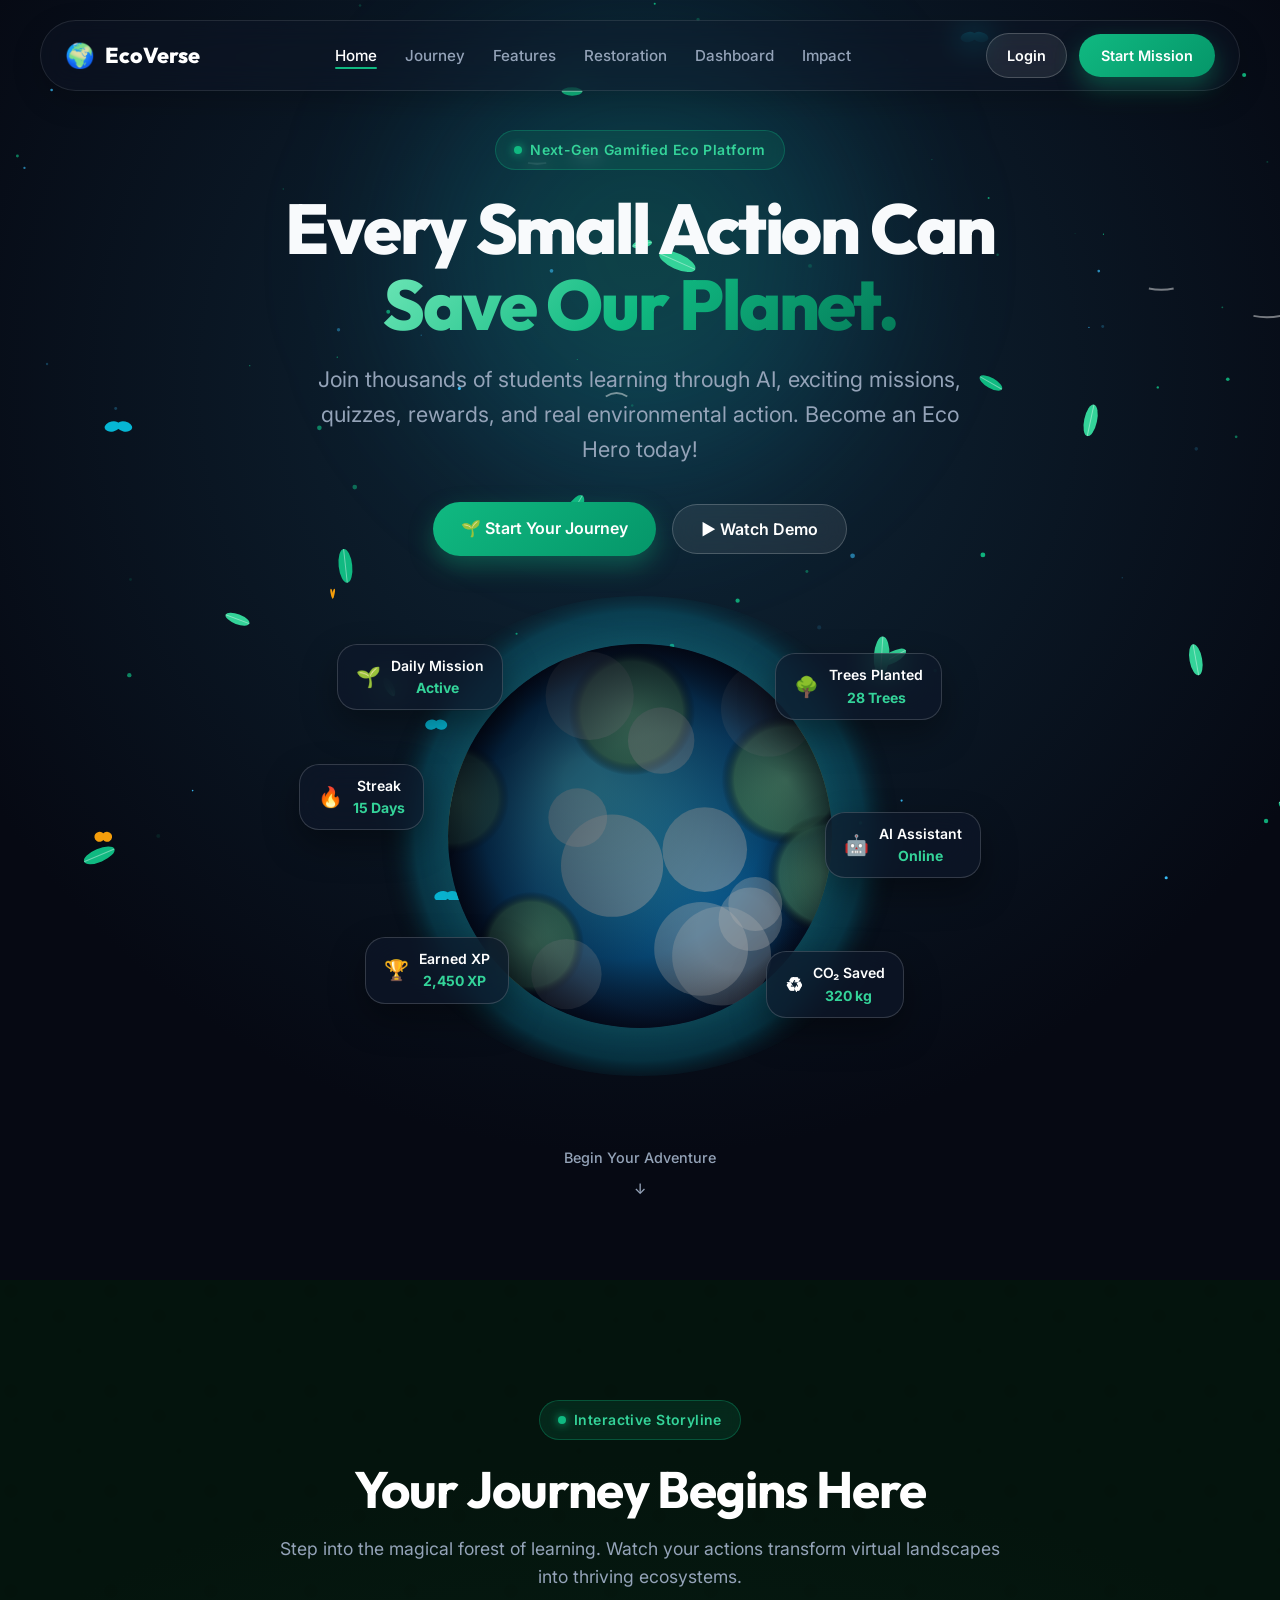
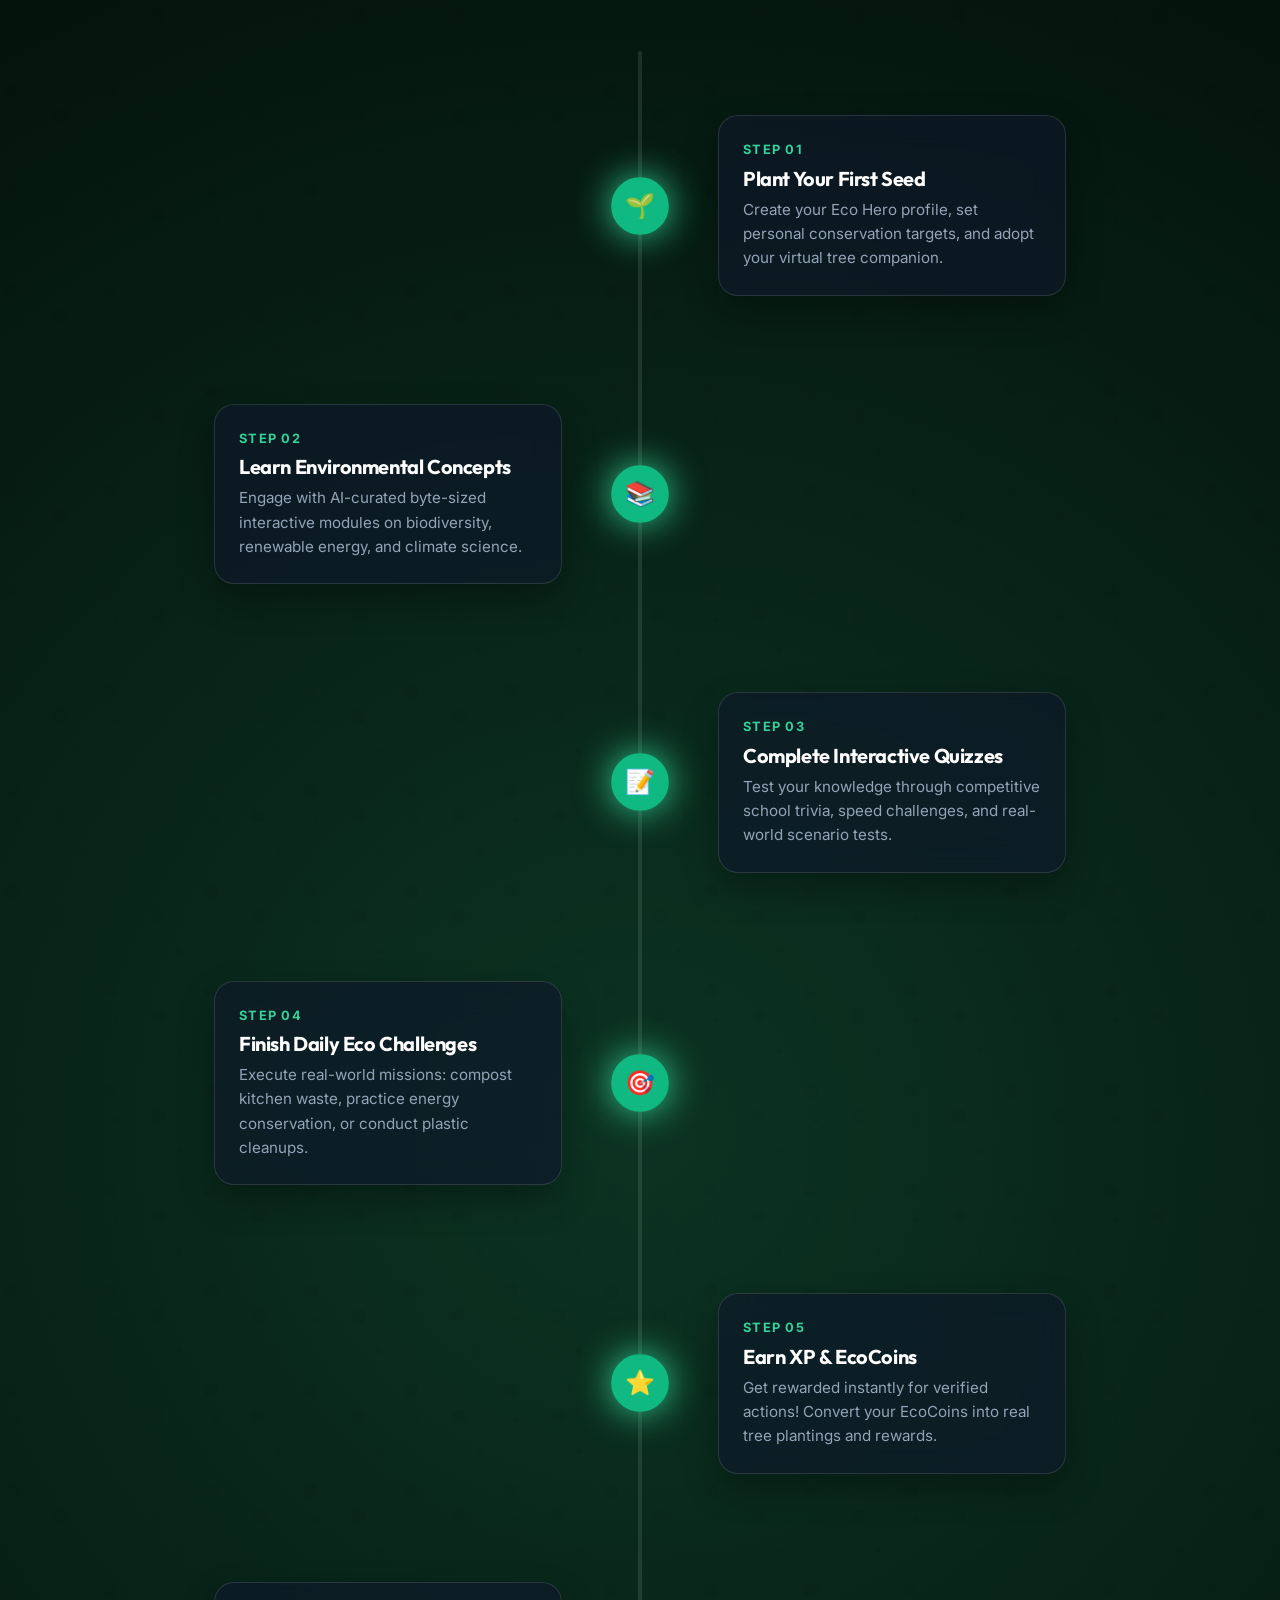
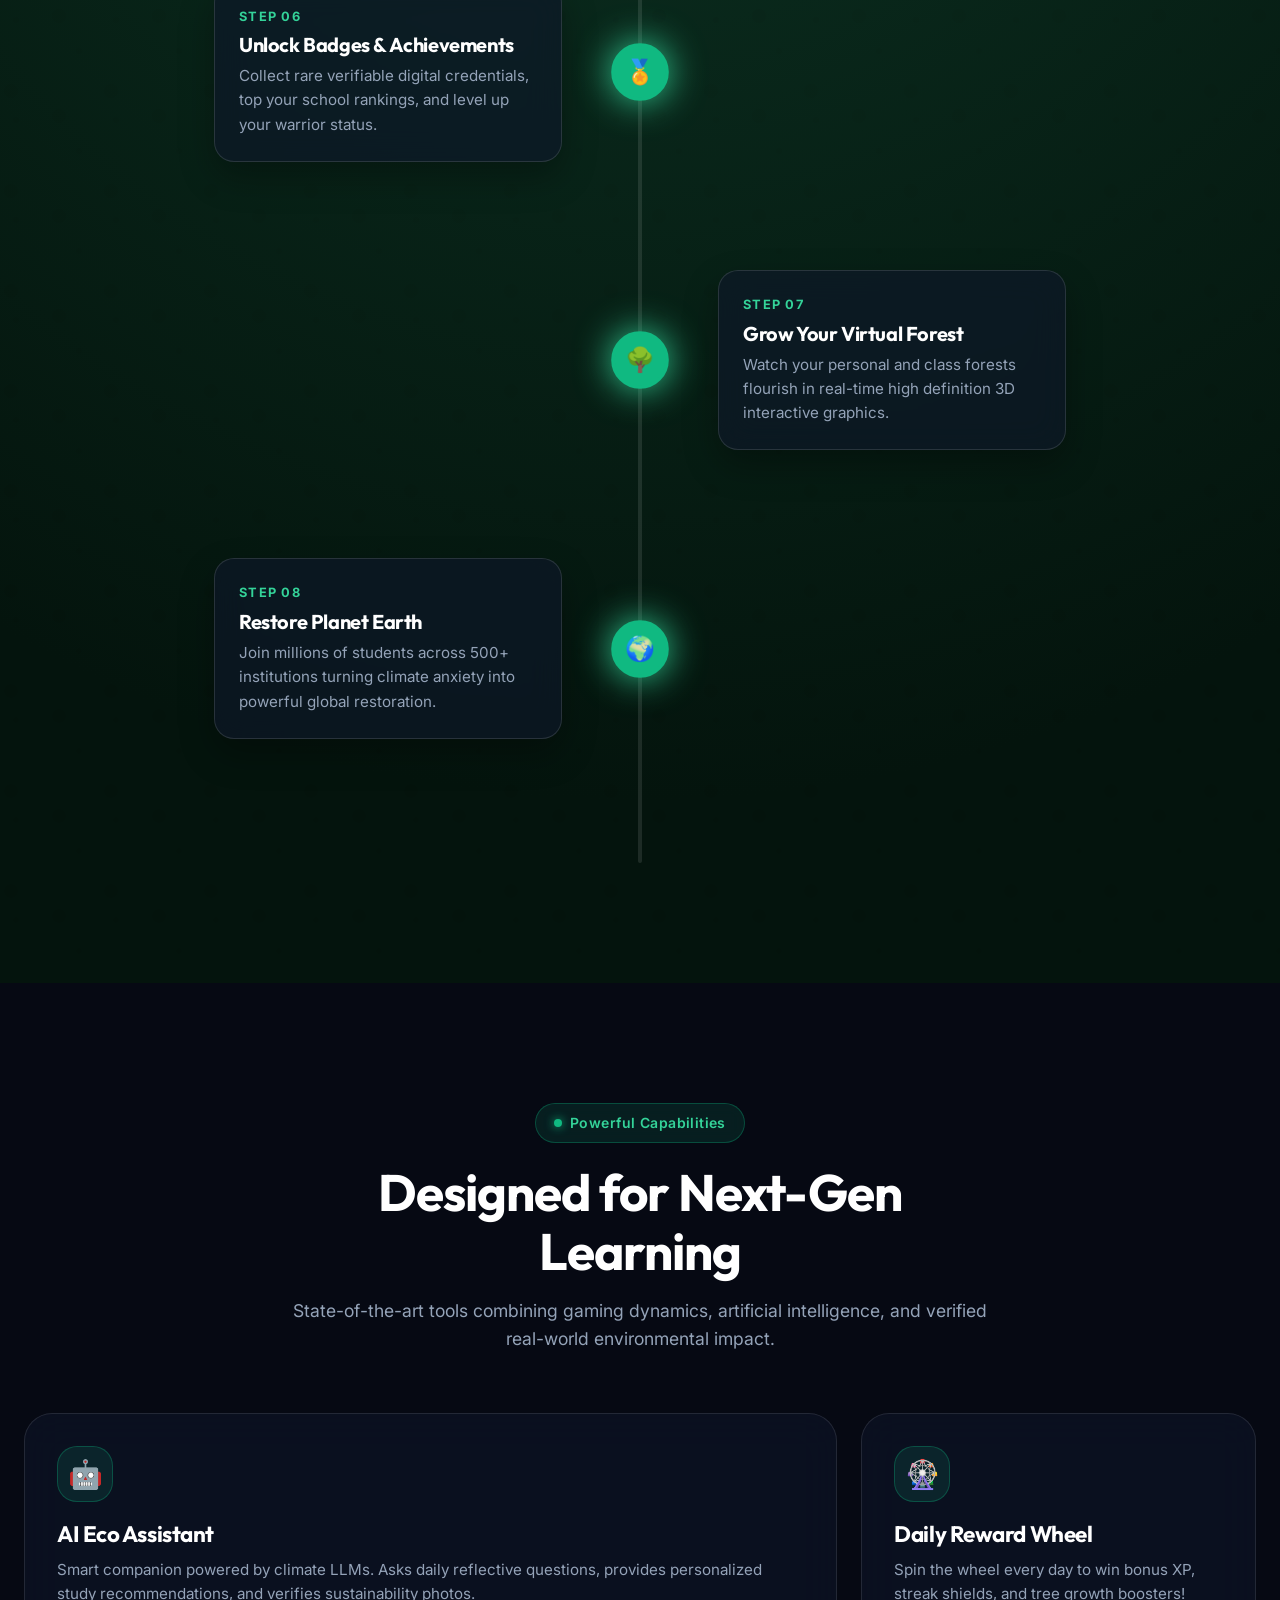
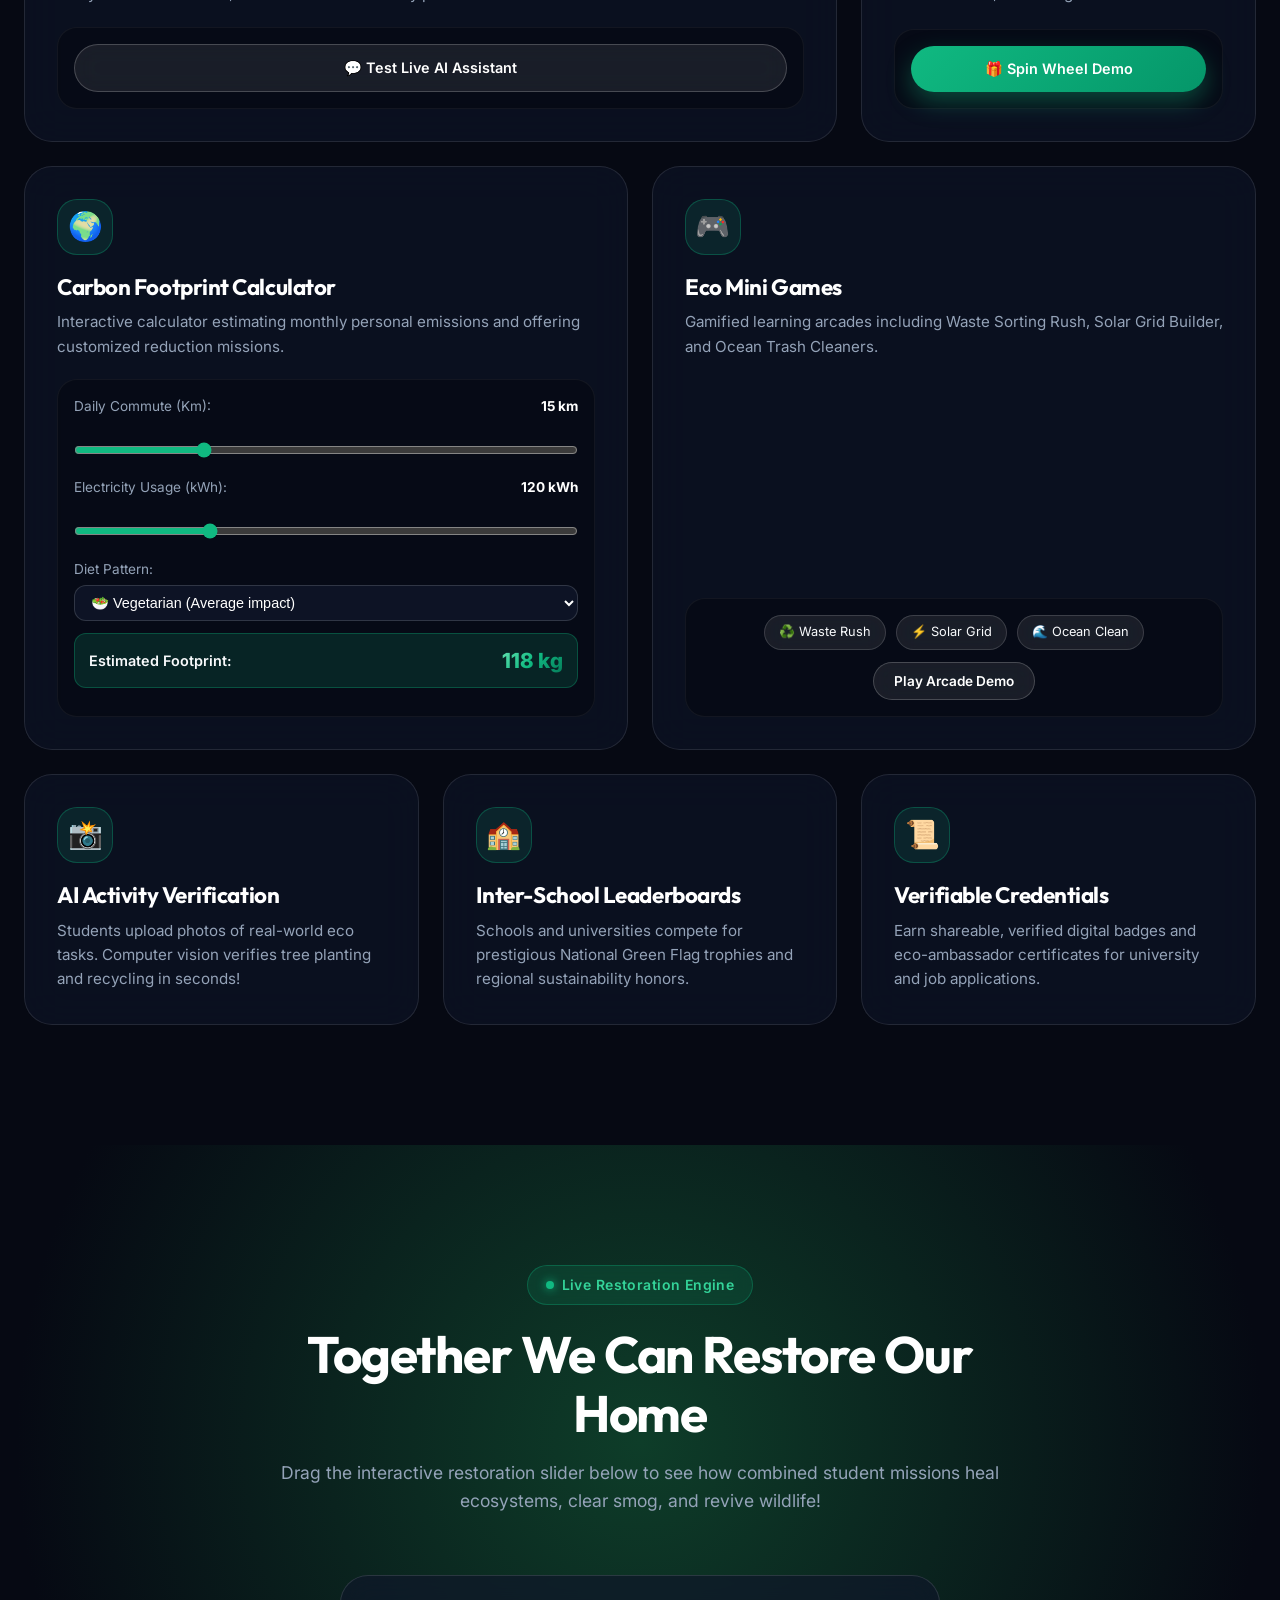
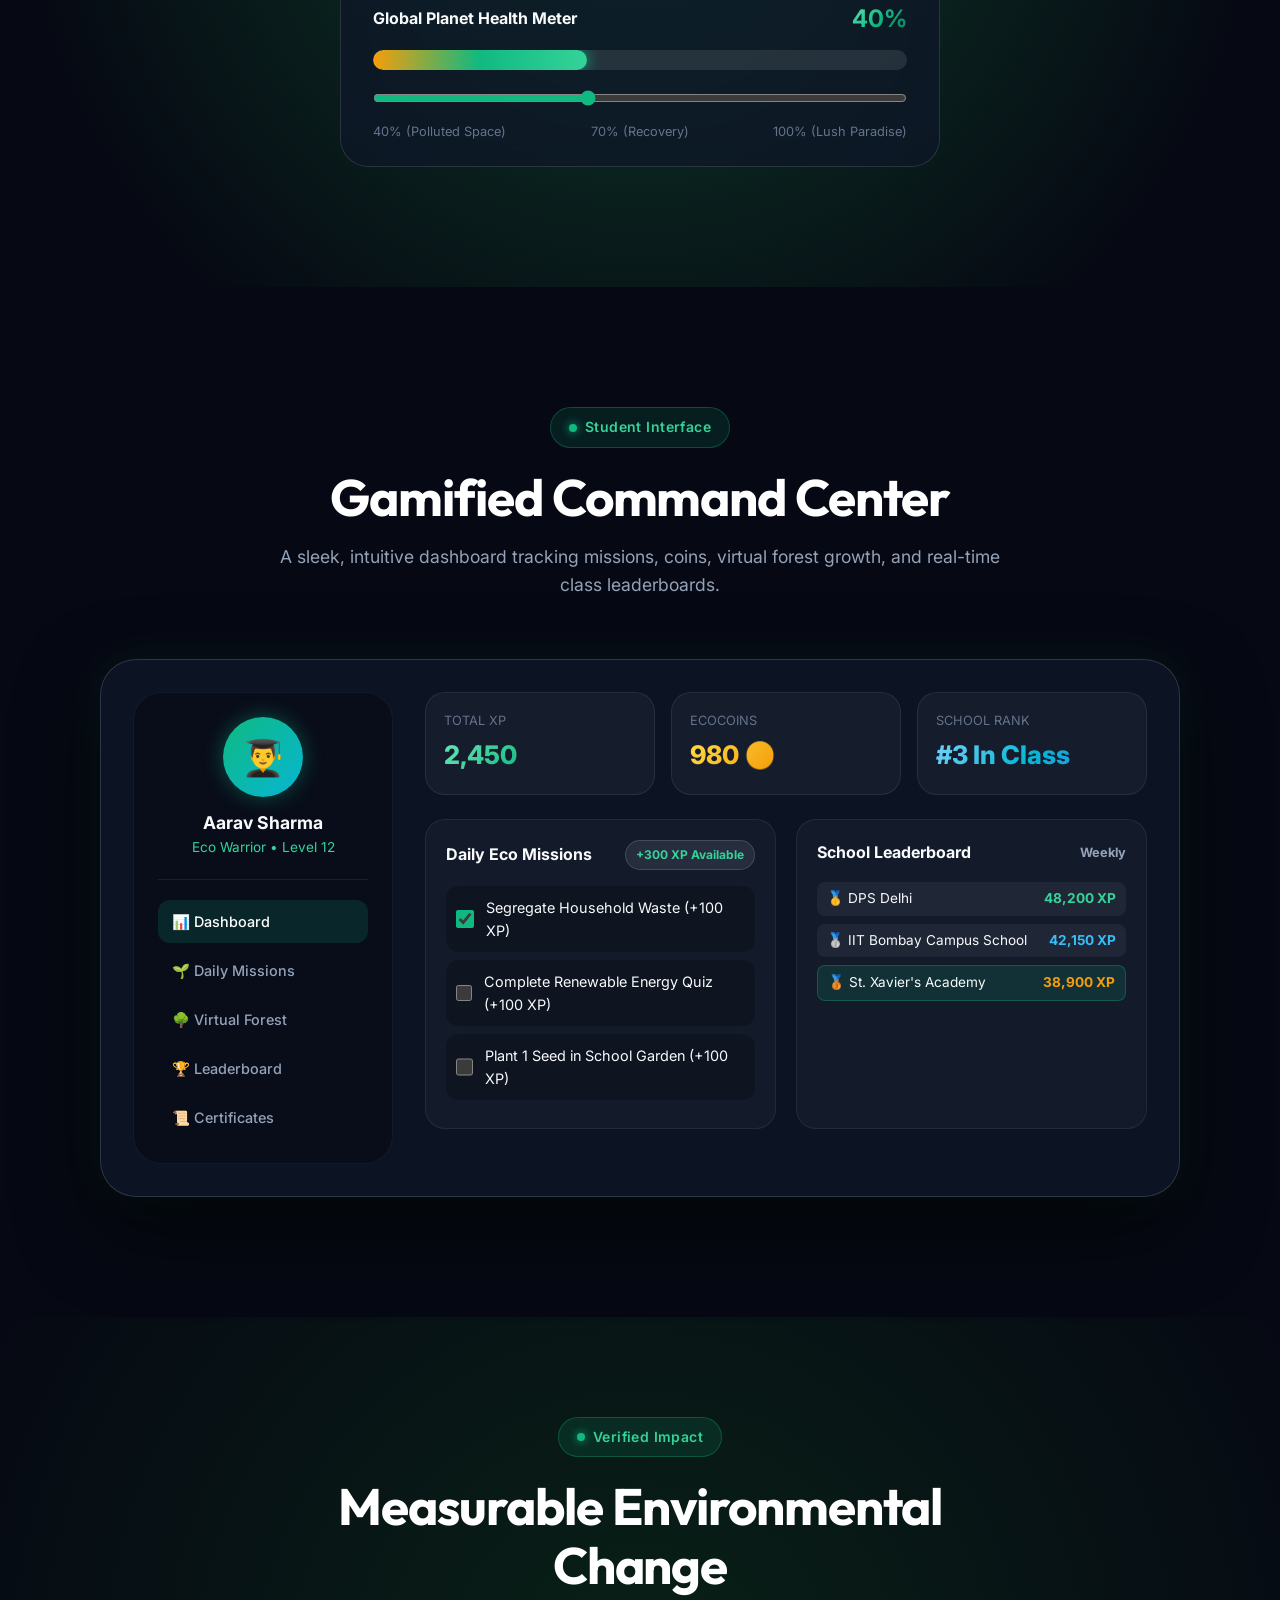
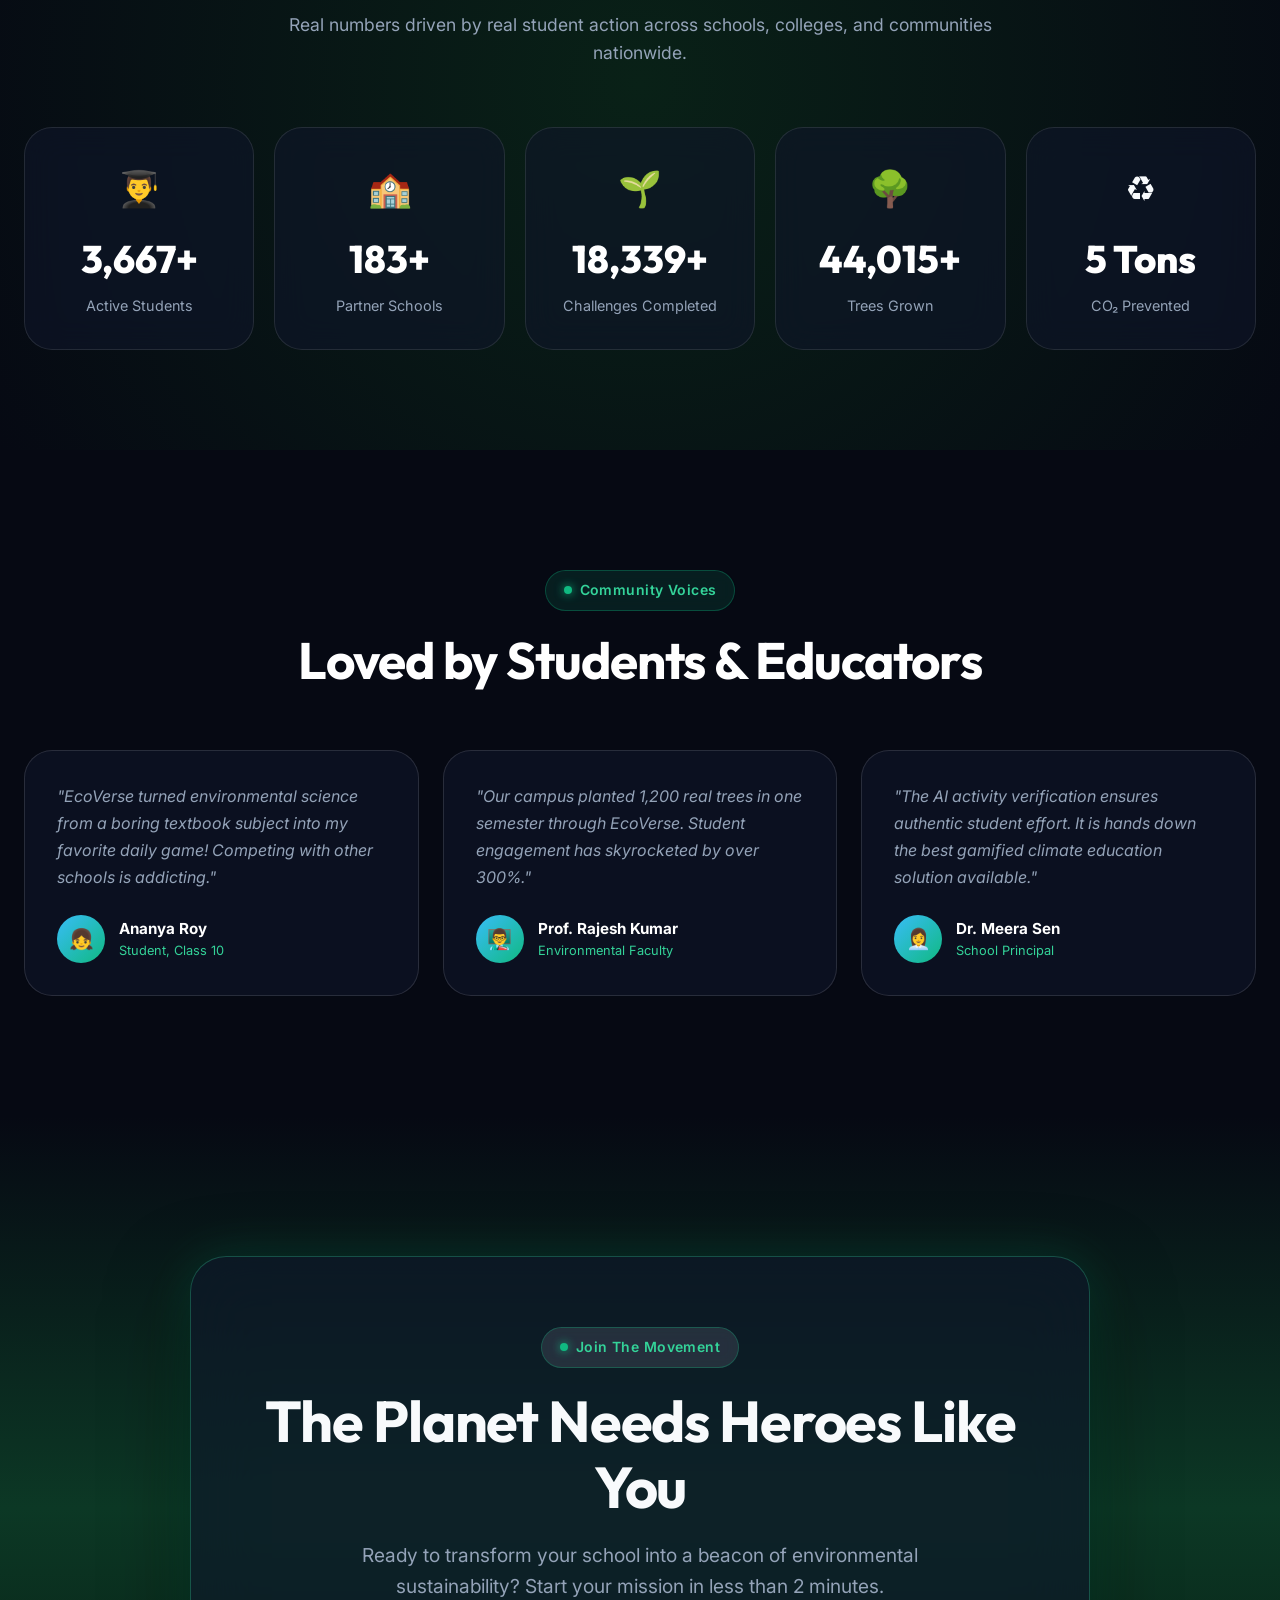
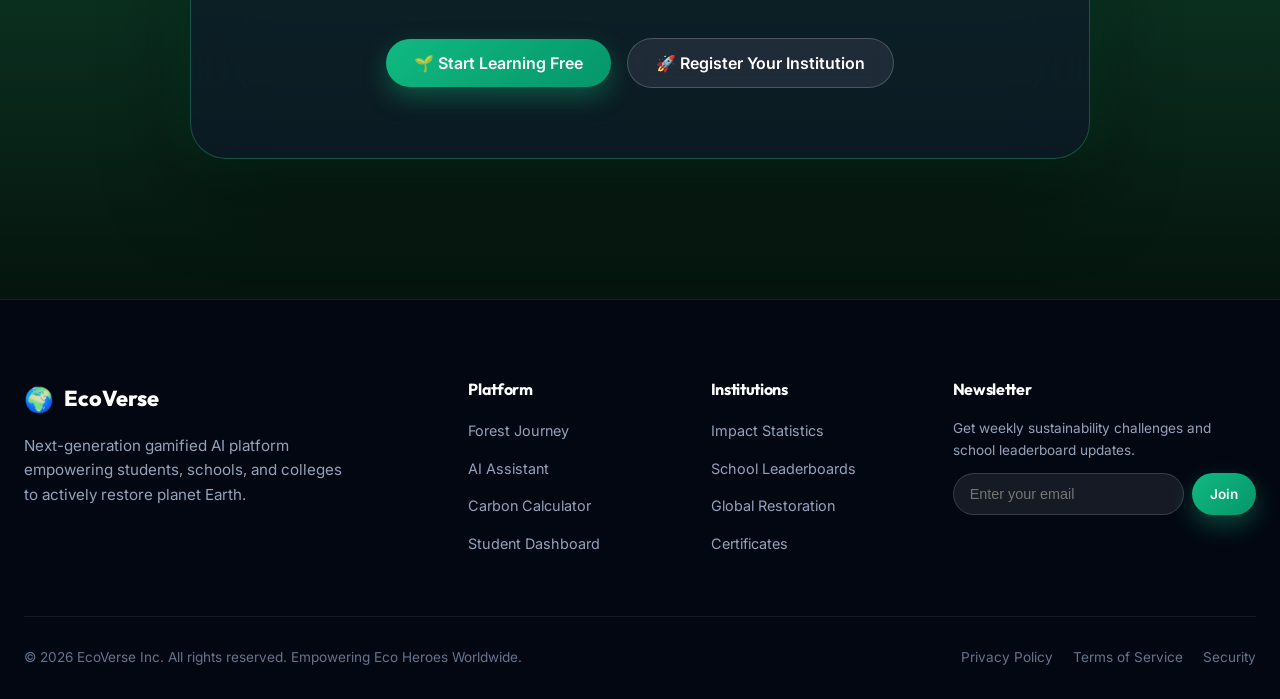
<file: index.html>
<!DOCTYPE html>
<html lang="en">
<head>
  <meta charset="UTF-8">
  <meta name="viewport" content="width=device-width, initial-scale=1.0">
  <title>EcoVerse — Gamified AI Environmental Education Platform</title>
  <meta name="description" content="Empowering students and schools to restore planet Earth through AI learning, gamified missions, quizzes, and real-world environmental action.">
  
  <!-- Favicon -->
  <link rel="icon" href="data:image/svg+xml,<svg xmlns=%22http://www.w3.org/2000/svg%22 viewBox=%220 0 100 100%22><text y=%22.9em%22 font-size=%2290%22>🌍</text></svg>">

  <!-- Google Fonts -->
  <link rel="preconnect" href="https://fonts.googleapis.com">
  <link rel="preconnect" href="https://fonts.gstatic.com" crossorigin>
  <link href="https://fonts.googleapis.com/css2?family=Inter:wght@300;400;500;600;700;800&family=Outfit:wght@400;500;600;700;800;900&display=swap" rel="stylesheet">
  
  <!-- Main Stylesheet -->
  <link rel="stylesheet" href="css/styles.css">
</head>
<body>

  <!-- Background Particle Canvas Layer -->
  <canvas id="particles-canvas"></canvas>

  <!-- Navigation Bar -->
  <header class="header-nav">
    <nav class="navbar" id="navbar">
      <a href="#hero" class="logo">
        <span class="logo-icon">🌍</span>
        <span>EcoVerse</span>
      </a>

      <ul class="nav-links">
        <li><a href="#hero" class="nav-link active">Home</a></li>
        <li><a href="#journey" class="nav-link">Journey</a></li>
        <li><a href="#features" class="nav-link">Features</a></li>
        <li><a href="#restoration" class="nav-link">Restoration</a></li>
        <li><a href="#dashboard" class="nav-link">Dashboard</a></li>
        <li><a href="#stats" class="nav-link">Impact</a></li>
      </ul>

      <div class="nav-actions">
        <a href="login.html" class="btn-secondary" style="padding: 10px 20px; font-size: 0.9rem;">Login</a>
        <a href="login.html" class="btn-primary" style="padding: 10px 22px; font-size: 0.9rem;">Start Mission</a>
      </div>

      <button class="mobile-menu-btn" aria-label="Toggle Navigation">☰</button>
    </nav>
  </header>

  <!-- Hero Section -->
  <section class="hero-section" id="hero">
    <div class="hero-glow"></div>
    <div class="container">
      <div class="hero-content-wrapper">
        
        <div class="hero-text-block">
          <div class="badge-pill">
            <span class="badge-dot"></span>
            <span>Next-Gen Gamified Eco Platform</span>
          </div>

          <h1 class="hero-title">
            Every Small Action Can <br>
            <span class="text-gradient-emerald">Save Our Planet.</span>
          </h1>

          <p class="hero-subtitle">
            Join thousands of students learning through AI, exciting missions, quizzes, rewards, and real environmental action. Become an Eco Hero today!
          </p>

          <div class="hero-buttons">
            <a href="login.html" class="btn-primary">
              <span>🌱 Start Your Journey</span>
            </a>
            <button class="btn-secondary" data-modal="modal-demo">
              <span>▶ Watch Demo</span>
            </button>
          </div>
        </div>

        <!-- 3D Earth Container & Floating Glass Cards -->
        <div class="earth-3d-wrapper">
          <canvas id="earth-canvas"></canvas>

          <!-- Floating Glass Cards Around Earth -->
          <div class="floating-card fc-1">
            <span class="card-icon">🌱</span>
            <div>
              <div>Daily Mission</div>
              <div class="card-val">Active</div>
            </div>
          </div>

          <div class="floating-card fc-2">
            <span class="card-icon">🔥</span>
            <div>
              <div>Streak</div>
              <div class="card-val">15 Days</div>
            </div>
          </div>

          <div class="floating-card fc-3">
            <span class="card-icon">🏆</span>
            <div>
              <div>Earned XP</div>
              <div class="card-val">2,450 XP</div>
            </div>
          </div>

          <div class="floating-card fc-4">
            <span class="card-icon">🌳</span>
            <div>
              <div>Trees Planted</div>
              <div class="card-val">28 Trees</div>
            </div>
          </div>

          <div class="floating-card fc-5">
            <span class="card-icon">🤖</span>
            <div>
              <div>AI Assistant</div>
              <div class="card-val">Online</div>
            </div>
          </div>

          <div class="floating-card fc-6">
            <span class="card-icon">♻</span>
            <div>
              <div>CO₂ Saved</div>
              <div class="card-val">320 kg</div>
            </div>
          </div>
        </div>

        <!-- Scroll Indicator -->
        <a href="#journey" class="scroll-indicator">
          <span>Begin Your Adventure</span>
          <span class="scroll-arrow">↓</span>
        </a>

      </div>
    </div>
  </section>

  <!-- The Forest Journey (Vertical Timeline Section) -->
  <section class="forest-journey-section" id="journey">
    <div class="container">
      <div class="section-header">
        <div class="badge-pill">
          <span class="badge-dot"></span>
          <span>Interactive Storyline</span>
        </div>
        <h2 class="section-title">Your Journey Begins Here</h2>
        <p class="section-desc">
          Step into the magical forest of learning. Watch your actions transform virtual landscapes into thriving ecosystems.
        </p>
      </div>

      <!-- Vertical Timeline Path -->
      <div class="timeline-vertical">
        <div class="timeline-line">
          <div class="timeline-line-progress" id="timeline-progress"></div>
        </div>

        <!-- Timeline Steps -->
        <div class="timeline-step">
          <div class="timeline-node">🌱</div>
          <div class="timeline-content">
            <div class="timeline-card">
              <div class="timeline-step-num">Step 01</div>
              <h3 class="timeline-title">Plant Your First Seed</h3>
              <p class="timeline-desc">Create your Eco Hero profile, set personal conservation targets, and adopt your virtual tree companion.</p>
            </div>
          </div>
        </div>

        <div class="timeline-step">
          <div class="timeline-node">📚</div>
          <div class="timeline-content">
            <div class="timeline-card">
              <div class="timeline-step-num">Step 02</div>
              <h3 class="timeline-title">Learn Environmental Concepts</h3>
              <p class="timeline-desc">Engage with AI-curated byte-sized interactive modules on biodiversity, renewable energy, and climate science.</p>
            </div>
          </div>
        </div>

        <div class="timeline-step">
          <div class="timeline-node">📝</div>
          <div class="timeline-content">
            <div class="timeline-card">
              <div class="timeline-step-num">Step 03</div>
              <h3 class="timeline-title">Complete Interactive Quizzes</h3>
              <p class="timeline-desc">Test your knowledge through competitive school trivia, speed challenges, and real-world scenario tests.</p>
            </div>
          </div>
        </div>

        <div class="timeline-step">
          <div class="timeline-node">🎯</div>
          <div class="timeline-content">
            <div class="timeline-card">
              <div class="timeline-step-num">Step 04</div>
              <h3 class="timeline-title">Finish Daily Eco Challenges</h3>
              <p class="timeline-desc">Execute real-world missions: compost kitchen waste, practice energy conservation, or conduct plastic cleanups.</p>
            </div>
          </div>
        </div>

        <div class="timeline-step">
          <div class="timeline-node">⭐</div>
          <div class="timeline-content">
            <div class="timeline-card">
              <div class="timeline-step-num">Step 05</div>
              <h3 class="timeline-title">Earn XP & EcoCoins</h3>
              <p class="timeline-desc">Get rewarded instantly for verified actions! Convert your EcoCoins into real tree plantings and rewards.</p>
            </div>
          </div>
        </div>

        <div class="timeline-step">
          <div class="timeline-node">🏅</div>
          <div class="timeline-content">
            <div class="timeline-card">
              <div class="timeline-step-num">Step 06</div>
              <h3 class="timeline-title">Unlock Badges & Achievements</h3>
              <p class="timeline-desc">Collect rare verifiable digital credentials, top your school rankings, and level up your warrior status.</p>
            </div>
          </div>
        </div>

        <div class="timeline-step">
          <div class="timeline-node">🌳</div>
          <div class="timeline-content">
            <div class="timeline-card">
              <div class="timeline-step-num">Step 07</div>
              <h3 class="timeline-title">Grow Your Virtual Forest</h3>
              <p class="timeline-desc">Watch your personal and class forests flourish in real-time high definition 3D interactive graphics.</p>
            </div>
          </div>
        </div>

        <div class="timeline-step">
          <div class="timeline-node">🌍</div>
          <div class="timeline-content">
            <div class="timeline-card">
              <div class="timeline-step-num">Step 08</div>
              <h3 class="timeline-title">Restore Planet Earth</h3>
              <p class="timeline-desc">Join millions of students across 500+ institutions turning climate anxiety into powerful global restoration.</p>
            </div>
          </div>
        </div>

      </div>
    </div>
  </section>

  <!-- Features Section (Apple Bento Grid) -->
  <section class="features-section" id="features">
    <div class="container">
      <div class="section-header">
        <div class="badge-pill">
          <span class="badge-dot"></span>
          <span>Powerful Capabilities</span>
        </div>
        <h2 class="section-title">Designed for Next-Gen Learning</h2>
        <p class="section-desc">
          State-of-the-art tools combining gaming dynamics, artificial intelligence, and verified real-world environmental impact.
        </p>
      </div>

      <!-- Bento Grid -->
      <div class="bento-grid">

        <!-- Card 1: AI Eco Assistant -->
        <div class="bento-card bento-col-8">
          <div>
            <div class="bento-icon">🤖</div>
            <h3 class="bento-title">AI Eco Assistant</h3>
            <p class="bento-desc">Smart companion powered by climate LLMs. Asks daily reflective questions, provides personalized study recommendations, and verifies sustainability photos.</p>
          </div>
          <div class="bento-interactive-preview">
            <button class="btn-secondary" data-modal="modal-chat" style="width: 100%; justify-content: center; font-size: 0.9rem;">
              <span>💬 Test Live AI Assistant</span>
            </button>
          </div>
        </div>

        <!-- Card 2: Daily Reward Wheel -->
        <div class="bento-card bento-col-4">
          <div>
            <div class="bento-icon">🎡</div>
            <h3 class="bento-title">Daily Reward Wheel</h3>
            <p class="bento-desc">Spin the wheel every day to win bonus XP, streak shields, and tree growth boosters!</p>
          </div>
          <div class="bento-interactive-preview">
            <button class="btn-primary" data-modal="modal-wheel" style="width: 100%; justify-content: center; font-size: 0.9rem;">
              <span>🎁 Spin Wheel Demo</span>
            </button>
          </div>
        </div>

        <!-- Card 3: Carbon Calculator -->
        <div class="bento-card bento-col-6">
          <div>
            <div class="bento-icon">🌍</div>
            <h3 class="bento-title">Carbon Footprint Calculator</h3>
            <p class="bento-desc">Interactive calculator estimating monthly personal emissions and offering customized reduction missions.</p>
          </div>
          <div class="bento-interactive-preview">
            <div style="display: flex; flex-direction: column; gap: 12px; text-align: left;">
              <div>
                <div style="display: flex; justify-content: space-between; font-size: 0.85rem; color: #94a3b8; margin-bottom: 4px;">
                  <span>Daily Commute (Km):</span>
                  <strong id="val-transport" style="color: #fff;">15 km</strong>
                </div>
                <input type="range" id="calc-transport" min="0" max="60" value="15" class="restoration-slider">
              </div>

              <div>
                <div style="display: flex; justify-content: space-between; font-size: 0.85rem; color: #94a3b8; margin-bottom: 4px;">
                  <span>Electricity Usage (kWh):</span>
                  <strong id="val-energy" style="color: #fff;">120 kWh</strong>
                </div>
                <input type="range" id="calc-energy" min="20" max="400" value="120" class="restoration-slider">
              </div>

              <div>
                <div style="display: flex; justify-content: space-between; font-size: 0.85rem; color: #94a3b8; margin-bottom: 4px;">
                  <span>Diet Pattern:</span>
                </div>
                <select id="calc-diet" class="newsletter-input" style="width: 100%; border-radius: 12px; background: rgba(15, 23, 42, 0.8); color: #fff; padding: 8px 12px;">
                  <option value="0.7">🌱 Plant-based / Vegan (Low impact)</option>
                  <option value="1.0" selected>🥗 Vegetarian (Average impact)</option>
                  <option value="1.3">🥩 Meat-heavy (High impact)</option>
                </select>
              </div>

              <div style="display: flex; justify-content: space-between; align-items: center; background: rgba(16, 185, 129, 0.15); padding: 10px 14px; border-radius: 12px; border: 1px solid rgba(16, 185, 129, 0.3);">
                <span style="font-size: 0.9rem; font-weight: 600;">Estimated Footprint:</span>
                <span id="carbon-output-val" class="text-gradient-emerald" style="font-size: 1.3rem; font-weight: 800;">118 kg</span>
              </div>
              <div id="calc-feedback-msg" style="font-size: 0.8rem; font-weight: 600; color: #34d399; text-align: center;"></div>
            </div>
          </div>
        </div>

        <!-- Card 4: Eco Mini Games -->
        <div class="bento-card bento-col-6">
          <div>
            <div class="bento-icon">🎮</div>
            <h3 class="bento-title">Eco Mini Games</h3>
            <p class="bento-desc">Gamified learning arcades including Waste Sorting Rush, Solar Grid Builder, and Ocean Trash Cleaners.</p>
          </div>
          <div class="bento-interactive-preview" style="text-align: center;">
            <div style="display: flex; gap: 10px; justify-content: center; margin-bottom: 12px;">
              <span class="glass-pill" style="padding: 6px 14px; font-size: 0.8rem;">♻️ Waste Rush</span>
              <span class="glass-pill" style="padding: 6px 14px; font-size: 0.8rem;">⚡ Solar Grid</span>
              <span class="glass-pill" style="padding: 6px 14px; font-size: 0.8rem;">🌊 Ocean Clean</span>
            </div>
            <button class="btn-secondary" data-modal="modal-auth" style="padding: 10px 20px; font-size: 0.85rem;">Play Arcade Demo</button>
          </div>
        </div>

        <!-- Card 5: Activity Verification -->
        <div class="bento-card bento-col-4">
          <div class="bento-icon">📸</div>
          <h3 class="bento-title">AI Activity Verification</h3>
          <p class="bento-desc">Students upload photos of real-world eco tasks. Computer vision verifies tree planting and recycling in seconds!</p>
        </div>

        <!-- Card 6: School Rankings -->
        <div class="bento-card bento-col-4">
          <div class="bento-icon">🏫</div>
          <h3 class="bento-title">Inter-School Leaderboards</h3>
          <p class="bento-desc">Schools and universities compete for prestigious National Green Flag trophies and regional sustainability honors.</p>
        </div>

        <!-- Card 7: Verified Certificates -->
        <div class="bento-card bento-col-4">
          <div class="bento-icon">📜</div>
          <h3 class="bento-title">Verifiable Credentials</h3>
          <p class="bento-desc">Earn shareable, verified digital badges and eco-ambassador certificates for university and job applications.</p>
        </div>

      </div>
    </div>
  </section>

  <!-- Planet Restoration Simulator Section -->
  <section class="restoration-section" id="restoration">
    <div class="container">
      <div class="section-header">
        <div class="badge-pill">
          <span class="badge-dot"></span>
          <span>Live Restoration Engine</span>
        </div>
        <h2 class="section-title">Together We Can Restore Our Home</h2>
        <p class="section-desc">
          Drag the interactive restoration slider below to see how combined student missions heal ecosystems, clear smog, and revive wildlife!
        </p>
      </div>

      <div class="restoration-display">
        <div class="health-meter-container">
          <div class="health-label-wrap">
            <span>Global Planet Health Meter</span>
            <span id="health-percent-label" class="text-gradient-emerald" style="font-size: 1.5rem;">40%</span>
          </div>

          <div class="health-bar-bg">
            <div class="health-bar-fill" id="health-bar-fill"></div>
          </div>

          <input type="range" id="restoration-slider" min="0" max="100" value="40" class="restoration-slider">
          <div style="display: flex; justify-content: space-between; font-size: 0.8rem; color: #64748b; margin-top: 8px;">
            <span>40% (Polluted Space)</span>
            <span>70% (Recovery)</span>
            <span>100% (Lush Paradise)</span>
          </div>
        </div>
      </div>
    </div>
  </section>

  <!-- Student Dashboard Preview Section -->
  <section class="dashboard-preview-section" id="dashboard">
    <div class="container">
      <div class="section-header">
        <div class="badge-pill">
          <span class="badge-dot"></span>
          <span>Student Interface</span>
        </div>
        <h2 class="section-title">Gamified Command Center</h2>
        <p class="section-desc">
          A sleek, intuitive dashboard tracking missions, coins, virtual forest growth, and real-time class leaderboards.
        </p>
      </div>

      <!-- Dashboard Mockup -->
      <div class="dashboard-mockup">
        
        <!-- Sidebar -->
        <div class="dash-sidebar">
          <div class="dash-avatar-card">
            <div class="avatar-img-placeholder">👨‍🎓</div>
            <div class="student-name">Aarav Sharma</div>
            <div class="student-title">Eco Warrior • Level 12</div>
          </div>

          <div style="display: flex; flex-direction: column; gap: 6px;">
            <div class="dash-nav-item active">📊 Dashboard</div>
            <div class="dash-nav-item">🌱 Daily Missions</div>
            <div class="dash-nav-item">🌳 Virtual Forest</div>
            <div class="dash-nav-item">🏆 Leaderboard</div>
            <div class="dash-nav-item">📜 Certificates</div>
          </div>
        </div>

        <!-- Main Dashboard View -->
        <div class="dash-main-content">
          
          <!-- Top Stats Row -->
          <div class="dash-stats-row">
            <div class="dash-stat-box">
              <div class="dash-stat-title">Total XP</div>
              <div class="dash-stat-val text-gradient-emerald" id="user-xp-display">2,450</div>
            </div>

            <div class="dash-stat-box">
              <div class="dash-stat-title">EcoCoins</div>
              <div class="dash-stat-val text-gradient-gold">980 🪙</div>
            </div>

            <div class="dash-stat-box">
              <div class="dash-stat-title">School Rank</div>
              <div class="dash-stat-val text-gradient-sky">#3 In Class</div>
            </div>
          </div>

          <!-- Interactive Widget Grid -->
          <div class="dash-widget-grid">
            
            <!-- Daily Checklist -->
            <div class="dash-widget">
              <div class="dash-widget-header">
                <span>Daily Eco Missions</span>
                <span class="glass-pill" style="padding: 4px 10px; font-size: 0.75rem; color: #34d399;">+300 XP Available</span>
              </div>

              <label class="checklist-item">
                <input type="checkbox" class="dash-checkbox" checked>
                <span>Segregate Household Waste (+100 XP)</span>
              </label>

              <label class="checklist-item">
                <input type="checkbox" class="dash-checkbox">
                <span>Complete Renewable Energy Quiz (+100 XP)</span>
              </label>

              <label class="checklist-item">
                <input type="checkbox" class="dash-checkbox">
                <span>Plant 1 Seed in School Garden (+100 XP)</span>
              </label>
            </div>

            <!-- School Leaderboard -->
            <div class="dash-widget">
              <div class="dash-widget-header">
                <span>School Leaderboard</span>
                <span style="font-size: 0.8rem; color: #94a3b8;">Weekly</span>
              </div>

              <div style="display: flex; flex-direction: column; gap: 8px; font-size: 0.85rem;">
                <div style="display: flex; justify-content: space-between; padding: 6px 10px; background: rgba(255, 255, 255, 0.05); border-radius: 8px;">
                  <span>🥇 DPS Delhi</span>
                  <strong style="color: #34d399;">48,200 XP</strong>
                </div>

                <div style="display: flex; justify-content: space-between; padding: 6px 10px; background: rgba(255, 255, 255, 0.05); border-radius: 8px;">
                  <span>🥈 IIT Bombay Campus School</span>
                  <strong style="color: #38bdf8;">42,150 XP</strong>
                </div>

                <div style="display: flex; justify-content: space-between; padding: 6px 10px; background: rgba(16, 185, 129, 0.15); border-radius: 8px; border: 1px solid rgba(16, 185, 129, 0.3);">
                  <span>🥉 St. Xavier's Academy</span>
                  <strong style="color: #f59e0b;">38,900 XP</strong>
                </div>
              </div>
            </div>

          </div>

        </div>

      </div>
    </div>
  </section>

  <!-- Statistics & Real-World Impact Section -->
  <section class="stats-section" id="stats">
    <div class="container">
      <div class="section-header">
        <div class="badge-pill">
          <span class="badge-dot"></span>
          <span>Verified Impact</span>
        </div>
        <h2 class="section-title">Measurable Environmental Change</h2>
        <p class="section-desc">
          Real numbers driven by real student action across schools, colleges, and communities nationwide.
        </p>
      </div>

      <div class="stats-grid">
        <div class="stat-card">
          <div class="stat-icon">👨‍🎓</div>
          <div class="stat-number" data-target="10000" data-suffix="+">0</div>
          <div class="stat-label">Active Students</div>
        </div>

        <div class="stat-card">
          <div class="stat-icon">🏫</div>
          <div class="stat-number" data-target="500" data-suffix="+">0</div>
          <div class="stat-label">Partner Schools</div>
        </div>

        <div class="stat-card">
          <div class="stat-icon">🌱</div>
          <div class="stat-number" data-target="50000" data-suffix="+">0</div>
          <div class="stat-label">Challenges Completed</div>
        </div>

        <div class="stat-card">
          <div class="stat-icon">🌳</div>
          <div class="stat-number" data-target="120000" data-suffix="+">0</div>
          <div class="stat-label">Trees Grown</div>
        </div>

        <div class="stat-card">
          <div class="stat-icon">♻</div>
          <div class="stat-number" data-target="15" data-suffix=" Tons">0</div>
          <div class="stat-label">CO₂ Prevented</div>
        </div>
      </div>
    </div>
  </section>

  <!-- Testimonials Section -->
  <section class="testimonials-section">
    <div class="container">
      <div class="section-header">
        <div class="badge-pill">
          <span class="badge-dot"></span>
          <span>Community Voices</span>
        </div>
        <h2 class="section-title">Loved by Students & Educators</h2>
      </div>

      <div class="testimonials-slider">
        
        <div class="testimonial-card">
          <p class="testimonial-quote">"EcoVerse turned environmental science from a boring textbook subject into my favorite daily game! Competing with other schools is addicting."</p>
          <div class="testimonial-user">
            <div class="user-avatar">👧</div>
            <div>
              <div class="user-name">Ananya Roy</div>
              <div class="user-role">Student, Class 10</div>
            </div>
          </div>
        </div>

        <div class="testimonial-card">
          <p class="testimonial-quote">"Our campus planted 1,200 real trees in one semester through EcoVerse. Student engagement has skyrocketed by over 300%."</p>
          <div class="testimonial-user">
            <div class="user-avatar">👨‍🏫</div>
            <div>
              <div class="user-name">Prof. Rajesh Kumar</div>
              <div class="user-role">Environmental Faculty</div>
            </div>
          </div>
        </div>

        <div class="testimonial-card">
          <p class="testimonial-quote">"The AI activity verification ensures authentic student effort. It is hands down the best gamified climate education solution available."</p>
          <div class="testimonial-user">
            <div class="user-avatar">👩‍💼</div>
            <div>
              <div class="user-name">Dr. Meera Sen</div>
              <div class="user-role">School Principal</div>
            </div>
          </div>
        </div>

      </div>
    </div>
  </section>

  <!-- Call to Action Section -->
  <section class="cta-section">
    <div class="container">
      <div class="cta-box">
        <div class="badge-pill" style="background: rgba(255, 255, 255, 0.1);">
          <span class="badge-dot"></span>
          <span>Join The Movement</span>
        </div>

        <h2 class="cta-title">The Planet Needs Heroes Like You</h2>
        <p class="cta-subtitle">
          Ready to transform your school into a beacon of environmental sustainability? Start your mission in less than 2 minutes.
        </p>

        <div class="hero-buttons">
          <button class="btn-primary" data-modal="modal-auth">
            <span>🌱 Start Learning Free</span>
          </button>
          <button class="btn-secondary" data-modal="modal-auth">
            <span>🚀 Register Your Institution</span>
          </button>
        </div>
      </div>
    </div>
  </section>

  <!-- Footer -->
  <footer class="footer">
    <div class="container">
      <div class="footer-grid">
        
        <div class="footer-brand">
          <a href="#hero" class="logo">
            <span class="logo-icon">🌍</span>
            <span>EcoVerse</span>
          </a>
          <p class="footer-desc">
            Next-generation gamified AI platform empowering students, schools, and colleges to actively restore planet Earth.
          </p>
        </div>

        <div>
          <h4 class="footer-heading">Platform</h4>
          <ul class="footer-links">
            <li><a href="#journey">Forest Journey</a></li>
            <li><a href="#features">AI Assistant</a></li>
            <li><a href="#features">Carbon Calculator</a></li>
            <li><a href="#dashboard">Student Dashboard</a></li>
          </ul>
        </div>

        <div>
          <h4 class="footer-heading">Institutions</h4>
          <ul class="footer-links">
            <li><a href="#stats">Impact Statistics</a></li>
            <li><a href="#dashboard">School Leaderboards</a></li>
            <li><a href="#restoration">Global Restoration</a></li>
            <li><a href="#hero">Certificates</a></li>
          </ul>
        </div>

        <div>
          <h4 class="footer-heading">Newsletter</h4>
          <p style="font-size: 0.85rem; color: #94a3b8; margin-bottom: 10px;">Get weekly sustainability challenges and school leaderboard updates.</p>
          <form class="newsletter-form" onsubmit="event.preventDefault(); alert('🎉 Thank you for subscribing to EcoVerse updates!');">
            <input type="email" placeholder="Enter your email" class="newsletter-input" required>
            <button type="submit" class="btn-primary" style="padding: 10px 18px; font-size: 0.85rem;">Join</button>
          </form>
        </div>

      </div>

      <div class="footer-bottom">
        <div>© 2026 EcoVerse Inc. All rights reserved. Empowering Eco Heroes Worldwide.</div>
        <div style="display: flex; gap: 20px;">
          <a href="#hero">Privacy Policy</a>
          <a href="#hero">Terms of Service</a>
          <a href="#hero">Security</a>
        </div>
      </div>
    </div>
  </footer>

  <!-- MODALS -->

  <!-- 1. AI Eco Assistant Chat Drawer Modal -->
  <div class="modal-overlay" id="modal-chat">
    <div class="modal-box">
      <span class="modal-close">&times;</span>
      <h3 style="margin-bottom: 16px; font-size: 1.4rem;" class="text-gradient-emerald">🤖 AI Eco Assistant Demo</h3>
      <div id="chat-messages" style="height: 280px; overflow-y: auto; background: rgba(0, 0, 0, 0.3); padding: 16px; border-radius: 16px; border: 1px solid rgba(255, 255, 255, 0.08); display: flex; flex-direction: column; margin-bottom: 16px;">
        <div class="chat-msg ai-msg" style="background: rgba(15, 23, 42, 0.8); padding: 10px 14px; border-radius: 12px; margin-bottom: 10px; align-self: flex-start; max-width: 85%; border: 1px solid rgba(255, 255, 255, 0.1); color: #34d399;">
          👋 Hello Eco Hero! I am EcoBot AI. Ask me how to calculate your carbon footprint, how to plant real trees, or request today's daily mission!
        </div>
      </div>
      <div style="display: flex; gap: 10px;">
        <input type="text" id="chat-input" placeholder="Type your question (e.g. 'How do I plant a tree?')..." class="newsletter-input" style="border-radius: 12px;">
        <button id="chat-send-btn" class="btn-primary" style="padding: 10px 20px; font-size: 0.9rem;">Send</button>
      </div>
    </div>
  </div>

  <!-- 2. Daily Reward Wheel Game Modal -->
  <div class="modal-overlay" id="modal-wheel">
    <div class="modal-box" style="text-align: center;">
      <span class="modal-close">&times;</span>
      <h3 class="text-gradient-gold" style="font-size: 1.6rem; margin-bottom: 8px;">🎡 Daily Reward Wheel</h3>
      <p style="color: #94a3b8; font-size: 0.9rem; margin-bottom: 20px;">Spin the wheel once a day to win free XP, coins, and tree boosters!</p>
      
      <div class="wheel-container">
        <canvas id="reward-wheel-canvas" width="280" height="280" class="wheel-canvas"></canvas>
        <button id="spin-wheel-btn" class="btn-primary" style="padding: 12px 36px; font-size: 1rem; margin-top: 10px;">
          <span>🎯 Spin Now!</span>
        </button>
        <div id="wheel-result" style="font-size: 1rem; font-weight: 700; margin-top: 10px; min-height: 24px;"></div>
      </div>
    </div>
  </div>

  <!-- 3. Watch Demo Video Trailer Modal -->
  <div class="modal-overlay" id="modal-demo">
    <div class="modal-box" style="max-width: 800px; padding: 24px;">
      <span class="modal-close">&times;</span>
      <h3 style="margin-bottom: 16px;" class="text-gradient-sky">▶ EcoVerse Platform Demo Presentation</h3>
      <div style="aspect-ratio: 16/9; background: #000; border-radius: 16px; overflow: hidden; position: relative; display: flex; align-items: center; justify-content: center; border: 1px solid rgba(255, 255, 255, 0.15);">
        <div style="text-align: center; padding: 20px;">
          <div style="font-size: 4rem; margin-bottom: 10px; animation: pulse-glow 2s infinite;">🌍</div>
          <h4 style="color: #fff; font-size: 1.3rem;">EcoVerse Interactive Experience</h4>
          <p style="color: #94a3b8; font-size: 0.9rem; margin-top: 6px;">Smart India Hackathon Winning Architecture • AI + Gamification</p>
        </div>
      </div>
    </div>
  </div>

  <!-- 4. Login / Start Mission Onboarding Modal -->
  <div class="modal-overlay" id="modal-auth">
    <div class="modal-box" style="max-width: 440px;">
      <span class="modal-close">&times;</span>
      <div style="text-align: center; margin-bottom: 24px;">
        <span style="font-size: 2.5rem;">🌍</span>
        <h3 style="font-size: 1.5rem; margin-top: 8px;" class="text-gradient-emerald">Welcome to EcoVerse</h3>
        <p style="color: #94a3b8; font-size: 0.85rem;">Select your role to launch your eco mission</p>
      </div>

      <div style="display: flex; flex-direction: column; gap: 12px; margin-bottom: 20px;">
        <button class="btn-secondary" onclick="alert('🎉 Welcome Student Eco Hero! Dashboard session started.')" style="justify-content: center;">
          <span>👨‍🎓 Student Sign In</span>
        </button>
        <button class="btn-primary" onclick="alert('🏫 Welcome Educator! Institution portal activated.')" style="justify-content: center;">
          <span>🏫 School / College Portal</span>
        </button>
      </div>
    </div>
  </div>

  <!-- JavaScript Files -->
  <script src="js/earth3d.js"></script>
  <script src="js/particles.js"></script>
  <script src="js/app.js"></script>

</body>
</html>
</file>
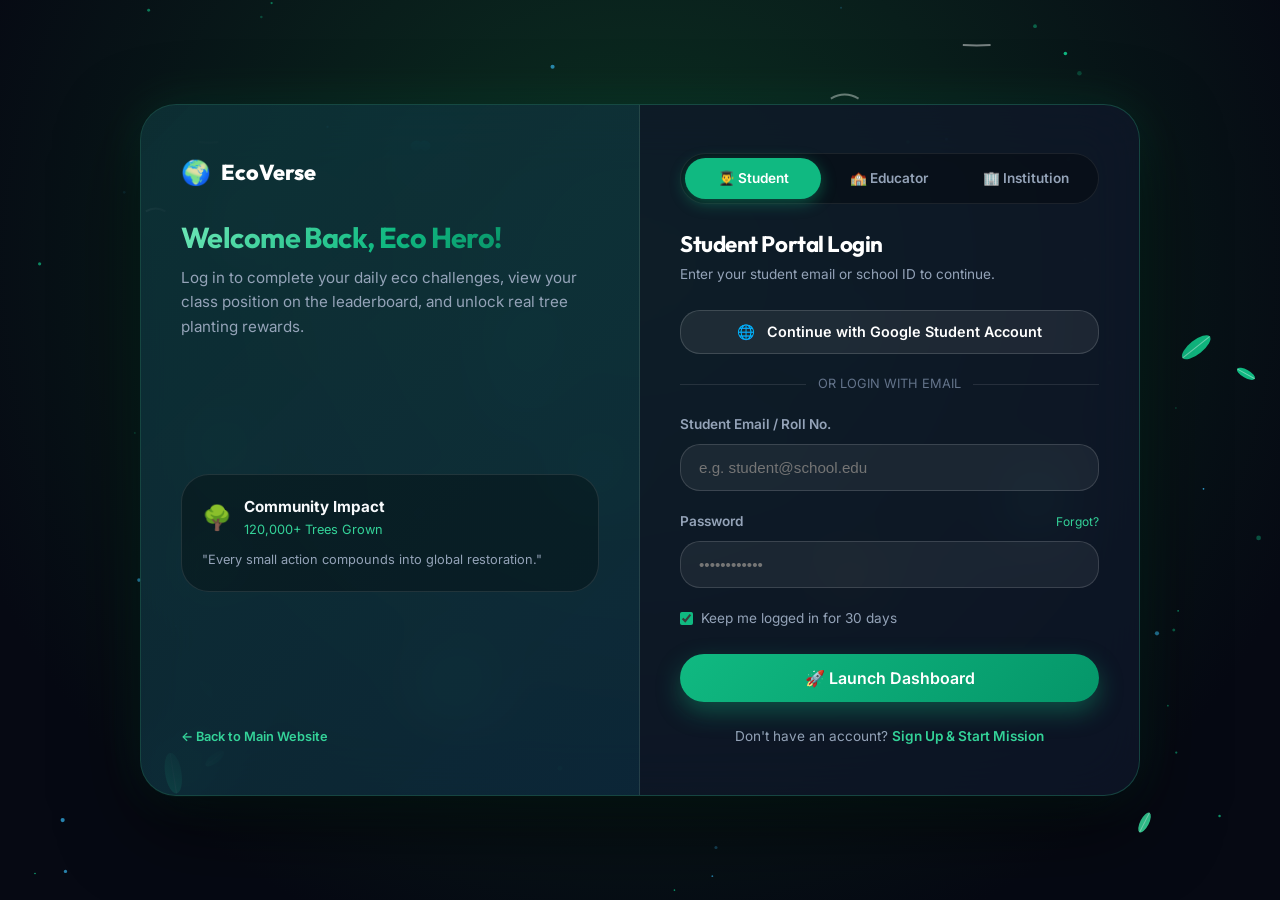
<file: login.html>
<!DOCTYPE html>
<html lang="en">

<head>
  <meta charset="UTF-8">
  <meta name="viewport" content="width=device-width, initial-scale=1.0">
  <title>Login & Sign Up — EcoVerse Portal</title>
  <meta name="description"
    content="Access your EcoVerse student dashboard or school portal. Manage daily missions, track XP, and restore the planet.">

  <!-- Favicon -->
  <link rel="icon"
    href="data:image/svg+xml,<svg xmlns=%22http://www.w3.org/2000/svg%22 viewBox=%220 0 100 100%22><text y=%22.9em%22 font-size=%2290%22>🌍</text></svg>">

  <!-- Google Fonts -->
  <link rel="preconnect" href="https://fonts.googleapis.com">
  <link rel="preconnect" href="https://fonts.gstatic.com" crossorigin>
  <link
    href="https://fonts.googleapis.com/css2?family=Inter:wght@300;400;500;600;700;800&family=Outfit:wght@400;500;600;700;800;900&display=swap"
    rel="stylesheet">

  <!-- Main Stylesheet -->
  <link rel="stylesheet" href="css/styles.css">

  <style>
    body {
      min-height: 100vh;
      display: flex;
      align-items: center;
      justify-content: center;
      background: radial-gradient(circle at 50% 30%, #0c3323 0%, #060913 80%);
      padding: 24px;
    }

    .auth-container {
      width: 100%;
      max-width: 1000px;
      display: grid;
      grid-template-columns: 1fr 1fr;
      background: rgba(15, 23, 42, 0.75);
      backdrop-filter: blur(30px);
      -webkit-backdrop-filter: blur(30px);
      border: 1px solid rgba(52, 211, 153, 0.25);
      border-radius: var(--radius-xl);
      box-shadow: 0 30px 80px rgba(0, 0, 0, 0.6), 0 0 50px rgba(16, 185, 129, 0.15);
      overflow: hidden;
      position: relative;
      z-index: 10;
    }

    .auth-visual-side {
      background: linear-gradient(135deg, rgba(16, 185, 129, 0.15) 0%, rgba(6, 182, 212, 0.1) 100%);
      padding: 48px 40px;
      display: flex;
      flex-direction: column;
      justify-content: space-between;
      border-right: 1px solid rgba(255, 255, 255, 0.1);
      position: relative;
    }

    .auth-form-side {
      padding: 48px 40px;
      display: flex;
      flex-direction: column;
      justify-content: center;
    }

    .role-tab-group {
      display: flex;
      background: rgba(0, 0, 0, 0.3);
      padding: 4px;
      border-radius: var(--radius-full);
      border: 1px solid rgba(255, 255, 255, 0.08);
      margin-bottom: 28px;
    }

    .role-tab {
      flex: 1;
      text-align: center;
      padding: 10px 14px;
      font-size: 0.85rem;
      font-weight: 600;
      color: var(--text-secondary);
      border-radius: var(--radius-full);
      cursor: pointer;
      transition: all var(--transition-fast);
    }

    .role-tab.active {
      background: var(--emerald-primary);
      color: #fff;
      box-shadow: 0 4px 15px rgba(16, 185, 129, 0.4);
    }

    .form-group {
      margin-bottom: 20px;
    }

    .form-label {
      display: block;
      font-size: 0.85rem;
      font-weight: 600;
      color: var(--text-secondary);
      margin-bottom: 8px;
    }

    .form-input {
      width: 100%;
      padding: 14px 18px;
      border-radius: var(--radius-md);
      background: rgba(255, 255, 255, 0.06);
      border: 1px solid rgba(255, 255, 255, 0.14);
      color: #fff;
      font-size: 0.95rem;
      outline: none;
      transition: all var(--transition-fast);
    }

    .form-input:focus {
      border-color: var(--emerald-primary);
      background: rgba(255, 255, 255, 0.1);
      box-shadow: 0 0 15px rgba(16, 185, 129, 0.2);
    }

    .sso-btn {
      width: 100%;
      display: flex;
      align-items: center;
      justify-content: center;
      gap: 12px;
      background: rgba(255, 255, 255, 0.07);
      border: 1px solid rgba(255, 255, 255, 0.15);
      border-radius: var(--radius-md);
      padding: 12px;
      color: #fff;
      font-weight: 600;
      font-size: 0.9rem;
      transition: all var(--transition-fast);
      cursor: pointer;
    }

    .sso-btn:hover {
      background: rgba(255, 255, 255, 0.14);
      border-color: rgba(255, 255, 255, 0.3);
    }

    .divider {
      display: flex;
      align-items: center;
      text-align: center;
      color: var(--text-muted);
      font-size: 0.8rem;
      margin: 20px 0;
    }

    .divider::before,
    .divider::after {
      content: '';
      flex: 1;
      border-bottom: 1px solid rgba(255, 255, 255, 0.1);
    }

    .divider span {
      padding: 0 12px;
    }

    @media (max-width: 860px) {
      .auth-container {
        grid-template-columns: 1fr;
      }

      .auth-visual-side {
        display: none;
      }
    }
  </style>
</head>

<body>

  <!-- Particle Background Canvas -->
  <canvas id="particles-canvas"></canvas>

  <div class="auth-container">

    <!-- Left Visual Feature Panel -->
    <div class="auth-visual-side">
      <div>
        <a href="index.html" class="logo" style="margin-bottom: 30px; display: inline-flex;">
          <span class="logo-icon">🌍</span>
          <span>EcoVerse</span>
        </a>

        <h2 style="font-size: 1.8rem; margin-bottom: 12px;" class="text-gradient-emerald">
          Welcome Back, Eco Hero!
        </h2>
        <p style="color: var(--text-secondary); font-size: 0.95rem; line-height: 1.6;">
          Log in to complete your daily eco challenges, view your class position on the leaderboard, and unlock real
          tree planting rewards.
        </p>
      </div>

      <div
        style="background: rgba(0, 0, 0, 0.3); padding: 20px; border-radius: var(--radius-lg); border: 1px solid rgba(255, 255, 255, 0.1);">
        <div style="display: flex; align-items: center; gap: 12px; margin-bottom: 10px;">
          <span style="font-size: 1.5rem;">🌳</span>
          <div>
            <div style="font-weight: 700; font-size: 0.95rem;">Community Impact</div>
            <div style="font-size: 0.8rem; color: var(--emerald-light);">120,000+ Trees Grown</div>
          </div>
        </div>
        <p style="font-size: 0.8rem; color: #94a3b8; italic">
          "Every small action compounds into global restoration."
        </p>
      </div>

      <div style="font-size:0.8rem; color:var(--text-muted);">
        <a href="index.html" style="color:var(--emerald-light); text-decoration:none; font-weight: 600;">← Back to Main
          Website</a>
      </div>
    </div>

    <!-- Right Form Side -->
    <div class="auth-form-side">

      <!-- Role Tabs -->
      <div class="role-tab-group">
        <div class="role-tab active" onclick="setRole(this, 'student')">👨‍🎓 Student</div>
        <div class="role-tab" onclick="setRole(this, 'educator')">🏫 Educator</div>
        <div class="role-tab" onclick="setRole(this, 'school')">🏢 Institution</div>
      </div>

      <h3 style="font-size: 1.4rem; margin-bottom: 6px; color: #fff;" id="form-title">Student Portal Login</h3>
      <p style="color: var(--text-secondary); font-size: 0.85rem; margin-bottom: 24px;">Enter your student email or
        school ID to continue.</p>

      <!-- SSO Option -->
      <button class="sso-btn" onclick="alert('🎉 Redirecting to Google SSO Login...')">
        <span>🌐</span>
        <span>Continue with Google Student Account</span>
      </button>

      <div class="divider">
        <span>OR LOGIN WITH EMAIL</span>
      </div>

      <!-- Auth Form -->
      <form onsubmit="handleAuthSubmit(event)">
        <div class="form-group">
          <label class="form-label" id="email-label">Student Email / Roll No.</label>
          <input type="text" placeholder="e.g. student@school.edu" class="form-input" required>
        </div>

        <div class="form-group">
          <div style="display: flex; justify-content: space-between; align-items: center; margin-bottom: 8px;">
            <label class="form-label" style="margin-bottom: 0;">Password</label>
            <a href="#" onclick="alert('🔒 Reset link sent to your registered email.')"
              style="font-size: 0.75rem; color: var(--emerald-light);">Forgot?</a>
          </div>
          <input type="password" placeholder="••••••••••••" class="form-input" required>
        </div>

        <div
          style="display: flex; align-items: center; gap: 8px; margin-bottom: 24px; font-size: 0.85rem; color: var(--text-secondary);">
          <input type="checkbox" id="remember" checked style="accent-color: var(--emerald-primary);">
          <label for="remember">Keep me logged in for 30 days</label>
        </div>

        <button type="submit" class="btn-primary"
          style="width: 100%; justify-content: center; padding: 14px; font-size: 1rem;">
          <span>🚀 Launch Dashboard</span>
        </button>
      </form>

      <div style="text-align: center; margin-top: 24px; font-size: 0.85rem; color: var(--text-secondary);">
        Don't have an account?
        <a href="#" onclick="toggleAuthMode(event)" id="toggle-auth-btn"
          style="color: var(--emerald-light); font-weight: 600;">Sign Up & Start Mission</a>
      </div>

    </div>

  </div>

  <!-- Particle canvas script -->
  <script src="js/particles.js"></script>
  <script>
    document.addEventListener('DOMContentLoaded', () => {
      new ParticleEngine('particles-canvas');
    });

    let currentRole = 'student';
    let isSignUp = false;

    function setRole(element, role) {
      document.querySelectorAll('.role-tab').forEach(t => t.classList.remove('active'));
      element.classList.add('active');
      currentRole = role;

      const title = document.getElementById('form-title');
      const emailLabel = document.getElementById('email-label');

      if (role === 'student') {
        title.textContent = isSignUp ? 'Student Registration' : 'Student Portal Login';
        emailLabel.textContent = 'Student Email / Roll No.';
      } else if (role === 'educator') {
        title.textContent = isSignUp ? 'Educator Sign Up' : 'Teacher & Faculty Login';
        emailLabel.textContent = 'Institutional Email';
      } else {
        title.textContent = isSignUp ? 'School & College Registration' : 'Institution Admin Login';
        emailLabel.textContent = 'Admin Email / School Code';
      }
    }

    function toggleAuthMode(e) {
      e.preventDefault();
      isSignUp = !isSignUp;
      const toggleBtn = document.getElementById('toggle-auth-btn');
      const submitBtn = document.querySelector('button[type="submit"] span');

      if (isSignUp) {
        toggleBtn.textContent = 'Log In Instead';
        submitBtn.textContent = '🌱 Create Account & Join';
      } else {
        toggleBtn.textContent = 'Sign Up & Start Mission';
        submitBtn.textContent = '🚀 Launch Dashboard';
      }

      const activeTab = document.querySelector('.role-tab.active');
      if (activeTab) setRole(activeTab, currentRole);
    }

    function handleAuthSubmit(e) {
      e.preventDefault();
      alert(`🎉 Welcome to EcoVerse! Logged in successfully as ${currentRole.toUpperCase()}. Redirecting to student dashboard...`);
      window.location.href = 'index.html#dashboard';
    }
  </script>
</body>

</html>
</file>
<file: css/styles.css>
/* ==========================================================================
   EcoVerse - Design System & Custom Styles
   Theme: Gamified Environmental Education Platform
   Style: Apple-like Premium Aesthetics, Glassmorphism, Modern Gradients
   ========================================================================== */

@import url('https://fonts.googleapis.com/css2?family=Inter:wght@300;400;500;600;700;800&family=Outfit:wght@400;500;600;700;800;900&display=swap');

:root {
  /* Color Palette */
  --bg-space: #060913;
  --bg-dark-blue: #0b132b;
  --bg-forest-dark: #04140d;
  --bg-forest-mid: #0a291c;
  
  --emerald-primary: #10b981;
  --emerald-glow: rgba(16, 185, 129, 0.4);
  --emerald-light: #34d399;
  --emerald-dark: #047857;
  
  --ocean-blue: #06b6d4;
  --sky-blue: #38bdf8;
  --gold-accent: #f59e0b;
  --coral-accent: #f97316;
  
  --text-primary: #f8fafc;
  --text-secondary: #94a3b8;
  --text-muted: #64748b;
  
  /* Glassmorphism Variables */
  --glass-bg: rgba(15, 23, 42, 0.6);
  --glass-bg-light: rgba(255, 255, 255, 0.07);
  --glass-border: rgba(255, 255, 255, 0.12);
  --glass-border-glow: rgba(52, 211, 153, 0.3);
  --glass-blur: blur(20px);
  --glass-shadow: 0 20px 50px rgba(0, 0, 0, 0.4);
  --glass-card-hover: rgba(30, 41, 59, 0.75);
  
  /* Layout & Spacing */
  --font-heading: 'Outfit', -apple-system, BlinkMacSystemFont, sans-serif;
  --font-body: 'Inter', -apple-system, BlinkMacSystemFont, sans-serif;
  --radius-sm: 12px;
  --radius-md: 20px;
  --radius-lg: 28px;
  --radius-xl: 36px;
  --radius-full: 9999px;
  
  --transition-fast: 0.2s cubic-bezier(0.16, 1, 0.3, 1);
  --transition-normal: 0.4s cubic-bezier(0.16, 1, 0.3, 1);
  --transition-slow: 0.8s cubic-bezier(0.16, 1, 0.3, 1);
}

/* Reset & Base Setup */
*, *::before, *::after {
  box-sizing: border-box;
  margin: 0;
  padding: 0;
}

html {
  scroll-behavior: smooth;
  font-size: 16px;
  color-scheme: dark;
}

body {
  font-family: var(--font-body);
  background-color: var(--bg-space);
  color: var(--text-primary);
  line-height: 1.6;
  overflow-x: hidden;
  -webkit-font-smoothing: antialiased;
  -moz-osx-font-smoothing: grayscale;
  position: relative;
}

/* Typography Utility */
h1, h2, h3, h4, h5, h6 {
  font-family: var(--font-heading);
  font-weight: 700;
  line-height: 1.15;
  letter-spacing: -0.02em;
}

a {
  color: inherit;
  text-decoration: none;
  transition: var(--transition-fast);
}

button {
  font-family: inherit;
  cursor: pointer;
  border: none;
  outline: none;
  background: none;
}

/* Container */
.container {
  max-width: 1280px;
  margin: 0 auto;
  padding: 0 24px;
  position: relative;
  z-index: 2;
}

/* Text Gradients */
.text-gradient-emerald {
  background: linear-gradient(135deg, #6ee7b7 0%, #10b981 50%, #047857 100%);
  -webkit-background-clip: text;
  background-clip: text;
  -webkit-text-fill-color: transparent;
}

.text-gradient-sky {
  background: linear-gradient(135deg, #7dd3fc 0%, #06b6d4 50%, #3b82f6 100%);
  -webkit-background-clip: text;
  background-clip: text;
  -webkit-text-fill-color: transparent;
}

.text-gradient-gold {
  background: linear-gradient(135deg, #fde047 0%, #f59e0b 50%, #ea580c 100%);
  -webkit-background-clip: text;
  background-clip: text;
  -webkit-text-fill-color: transparent;
}

.text-gradient-apple {
  background: linear-gradient(180deg, #ffffff 0%, #94a3b8 100%);
  -webkit-background-clip: text;
  background-clip: text;
  -webkit-text-fill-color: transparent;
}

/* Glassmorphism Panel Base */
.glass-panel {
  background: var(--glass-bg);
  backdrop-filter: var(--glass-blur);
  -webkit-backdrop-filter: var(--glass-blur);
  border: 1px solid var(--glass-border);
  border-radius: var(--radius-lg);
  box-shadow: var(--glass-shadow);
  transition: transform var(--transition-normal), border-color var(--transition-normal), box-shadow var(--transition-normal);
}

.glass-panel:hover {
  border-color: var(--glass-border-glow);
  box-shadow: 0 25px 60px rgba(16, 185, 129, 0.15);
}

.glass-pill {
  background: rgba(255, 255, 255, 0.08);
  backdrop-filter: blur(12px);
  -webkit-backdrop-filter: blur(12px);
  border: 1px solid rgba(255, 255, 255, 0.15);
  border-radius: var(--radius-full);
}

/* Buttons */
.btn-primary {
  display: inline-flex;
  align-items: center;
  gap: 10px;
  background: linear-gradient(135deg, #10b981 0%, #059669 100%);
  color: #ffffff;
  font-weight: 600;
  font-size: 1rem;
  padding: 14px 28px;
  border-radius: var(--radius-full);
  box-shadow: 0 10px 25px rgba(16, 185, 129, 0.35);
  transition: all var(--transition-fast);
  position: relative;
  overflow: hidden;
}

.btn-primary::before {
  content: '';
  position: absolute;
  top: 0; left: -100%;
  width: 100%; height: 100%;
  background: linear-gradient(90deg, transparent, rgba(255, 255, 255, 0.25), transparent);
  transition: 0.6s;
}

.btn-primary:hover::before {
  left: 100%;
}

.btn-primary:hover {
  transform: translateY(-2px);
  box-shadow: 0 15px 35px rgba(16, 185, 129, 0.5);
  background: linear-gradient(135deg, #34d399 0%, #059669 100%);
}

.btn-secondary {
  display: inline-flex;
  align-items: center;
  gap: 10px;
  background: rgba(255, 255, 255, 0.08);
  color: #ffffff;
  font-weight: 600;
  font-size: 1rem;
  padding: 14px 28px;
  border-radius: var(--radius-full);
  border: 1px solid rgba(255, 255, 255, 0.2);
  backdrop-filter: blur(12px);
  transition: all var(--transition-fast);
}

.btn-secondary:hover {
  background: rgba(255, 255, 255, 0.16);
  border-color: rgba(255, 255, 255, 0.4);
  transform: translateY(-2px);
  box-shadow: 0 10px 25px rgba(0, 0, 0, 0.3);
}

/* Section Badges */
.badge-pill {
  display: inline-flex;
  align-items: center;
  gap: 8px;
  padding: 8px 18px;
  border-radius: var(--radius-full);
  background: rgba(16, 185, 129, 0.12);
  border: 1px solid rgba(16, 185, 129, 0.3);
  color: var(--emerald-light);
  font-size: 0.875rem;
  font-weight: 600;
  letter-spacing: 0.03em;
  margin-bottom: 20px;
  backdrop-filter: blur(8px);
}

.badge-dot {
  width: 8px;
  height: 8px;
  border-radius: 50%;
  background: var(--emerald-primary);
  box-shadow: 0 0 10px var(--emerald-primary);
  animation: pulse-glow 2s infinite;
}

@keyframes pulse-glow {
  0%, 100% { opacity: 1; transform: scale(1); }
  50% { opacity: 0.5; transform: scale(1.3); }
}

/* Header & Navbar */
.header-nav {
  position: fixed;
  top: 20px;
  left: 50%;
  transform: translateX(-50%);
  width: calc(100% - 48px);
  max-width: 1200px;
  z-index: 1000;
  transition: all var(--transition-normal);
}

.navbar {
  display: flex;
  align-items: center;
  justify-content: space-between;
  padding: 12px 24px;
  border-radius: var(--radius-full);
  background: rgba(15, 23, 42, 0.4);
  backdrop-filter: blur(16px);
  -webkit-backdrop-filter: blur(16px);
  border: 1px solid rgba(255, 255, 255, 0.1);
  box-shadow: 0 10px 30px rgba(0, 0, 0, 0.2);
  transition: all var(--transition-normal);
}

.navbar.scrolled {
  background: rgba(11, 19, 43, 0.85);
  border-color: rgba(16, 185, 129, 0.3);
  box-shadow: 0 15px 35px rgba(0, 0, 0, 0.5), 0 0 20px rgba(16, 185, 129, 0.15);
}

.logo {
  display: flex;
  align-items: center;
  gap: 10px;
  font-family: var(--font-heading);
  font-weight: 800;
  font-size: 1.35rem;
  color: #fff;
}

.logo-icon {
  font-size: 1.5rem;
  display: inline-block;
  animation: rotate-slow 20s linear infinite;
}

@keyframes rotate-slow {
  from { transform: rotate(0deg); }
  to { transform: rotate(360deg); }
}

.nav-links {
  display: flex;
  align-items: center;
  gap: 28px;
  list-style: none;
}

.nav-link {
  font-weight: 500;
  font-size: 0.95rem;
  color: var(--text-secondary);
  position: relative;
}

.nav-link:hover, .nav-link.active {
  color: #fff;
}

.nav-link::after {
  content: '';
  position: absolute;
  bottom: -4px;
  left: 0;
  width: 0%;
  height: 2px;
  background: var(--emerald-primary);
  border-radius: 2px;
  transition: width var(--transition-fast);
}

.nav-link:hover::after, .nav-link.active::after {
  width: 100%;
}

.nav-actions {
  display: flex;
  align-items: center;
  gap: 12px;
}

.mobile-menu-btn {
  display: none;
  color: #fff;
  font-size: 1.5rem;
  padding: 6px;
}

/* Background Canvas Layer */
#particles-canvas {
  position: fixed;
  top: 0;
  left: 0;
  width: 100%;
  height: 100%;
  pointer-events: none;
  z-index: 1;
}

/* Hero Section */
.hero-section {
  position: relative;
  min-height: 100vh;
  padding-top: 130px;
  padding-bottom: 80px;
  display: flex;
  align-items: center;
  justify-content: center;
  overflow: hidden;
  background: radial-gradient(circle at 50% 30%, #0f2738 0%, #060913 70%);
}

.hero-glow {
  position: absolute;
  top: 20%;
  left: 50%;
  transform: translate(-50%, -50%);
  width: 600px;
  height: 600px;
  background: radial-gradient(circle, rgba(16, 185, 129, 0.25) 0%, rgba(6, 182, 212, 0.15) 40%, transparent 70%);
  filter: blur(60px);
  pointer-events: none;
  z-index: 0;
}

.hero-content-wrapper {
  display: grid;
  grid-template-columns: 1fr;
  align-items: center;
  text-align: center;
  gap: 40px;
}

.hero-text-block {
  max-width: 820px;
  margin: 0 auto;
  position: relative;
  z-index: 3;
}

.hero-title {
  font-size: clamp(2.8rem, 5.5vw, 4.8rem);
  font-weight: 800;
  letter-spacing: -0.03em;
  margin-bottom: 20px;
  line-height: 1.08;
}

.hero-subtitle {
  font-size: clamp(1.1rem, 2vw, 1.35rem);
  color: var(--text-secondary);
  max-width: 680px;
  margin: 0 auto 36px auto;
  font-weight: 400;
}

.hero-buttons {
  display: flex;
  align-items: center;
  justify-content: center;
  gap: 16px;
  flex-wrap: wrap;
}

/* 3D Earth Container */
.earth-3d-wrapper {
  position: relative;
  width: 100%;
  max-width: 550px;
  height: 480px;
  margin: 0 auto;
  display: flex;
  align-items: center;
  justify-content: center;
}

#earth-canvas {
  width: 100%;
  height: 100%;
  border-radius: 50%;
  outline: none;
}

/* Floating Glass Cards around Earth */
.floating-card {
  position: absolute;
  padding: 10px 18px;
  border-radius: var(--radius-md);
  background: rgba(15, 23, 42, 0.65);
  backdrop-filter: blur(16px);
  -webkit-backdrop-filter: blur(16px);
  border: 1px solid rgba(255, 255, 255, 0.16);
  color: #fff;
  font-size: 0.875rem;
  font-weight: 600;
  display: flex;
  align-items: center;
  gap: 10px;
  box-shadow: 0 15px 35px rgba(0, 0, 0, 0.35);
  pointer-events: auto;
  z-index: 5;
  transition: transform 0.3s ease;
  animation: float-slow 6s ease-in-out infinite alternate;
}

.floating-card:hover {
  transform: scale(1.08) translateY(-5px) !important;
  border-color: var(--emerald-light);
  box-shadow: 0 20px 40px rgba(16, 185, 129, 0.3);
}

.floating-card .card-icon {
  font-size: 1.25rem;
}

.floating-card .card-val {
  color: var(--emerald-light);
  font-weight: 700;
}

/* Positioning Floating Cards */
.fc-1 { top: 10%; left: -5%; animation-delay: 0s; }
.fc-2 { top: 35%; left: -12%; animation-delay: 1.2s; }
.fc-3 { bottom: 15%; left: 0%; animation-delay: 2.4s; }
.fc-4 { top: 12%; right: -5%; animation-delay: 0.6s; }
.fc-5 { top: 45%; right: -12%; animation-delay: 1.8s; }
.fc-6 { bottom: 12%; right: 2%; animation-delay: 3s; }

@keyframes float-slow {
  0% { transform: translateY(0px) rotate(0deg); }
  50% { transform: translateY(-12px) rotate(1deg); }
  100% { transform: translateY(0px) rotate(0deg); }
}

.scroll-indicator {
  margin-top: 30px;
  display: inline-flex;
  flex-direction: column;
  align-items: center;
  gap: 8px;
  color: var(--text-secondary);
  font-size: 0.9rem;
  font-weight: 500;
  cursor: pointer;
  transition: color var(--transition-fast);
}

.scroll-indicator:hover {
  color: var(--emerald-light);
}

.scroll-arrow {
  animation: bounce 2s infinite;
}

@keyframes bounce {
  0%, 20%, 50%, 80%, 100% { transform: translateY(0); }
  40% { transform: translateY(8px); }
  60% { transform: translateY(4px); }
}

/* Scroll Transition & Background Shifter */
.section-transition-wrap {
  position: relative;
  background: linear-gradient(180deg, var(--bg-space) 0%, var(--bg-forest-dark) 100%);
  padding: 100px 0;
  transition: background 1s ease;
}

/* Section Header */
.section-header {
  text-align: center;
  max-width: 720px;
  margin: 0 auto 60px auto;
}

.section-title {
  font-size: clamp(2.2rem, 4vw, 3.2rem);
  margin-bottom: 16px;
  color: #fff;
}

.section-desc {
  font-size: 1.1rem;
  color: var(--text-secondary);
}

/* Timeline / Forest Journey Section */
.forest-journey-section {
  position: relative;
  padding: 120px 0;
  background: radial-gradient(circle at 50% 50%, #0c3323 0%, var(--bg-forest-dark) 80%);
  overflow: hidden;
}

.forest-journey-section::before {
  content: '';
  position: absolute;
  top: 0; left: 0; right: 0; bottom: 0;
  background: url("data:image/svg+xml,%3Csvg width='100' height='100' viewBox='0 0 100 100' xmlns='http://www.w3.org/2000/svg'%3E%3Cpath d='M11 18c3.866 0 7-3.134 7-7s-3.134-7-7-7-7 3.134-7 7 3.134 7 7 7zm48 25c3.866 0 7-3.134 7-7s-3.134-7-7-7-7 3.134-7 7 3.134 7 7 7zm-43 0c1.657 0 3-1.343 3-3s-1.343-3-3-3-3 1.343-3 3 1.343 3 3 3zm63 31c1.657 0 3-1.343 3-3s-1.343-3-3-3-3 1.343-3 3 1.343 3 3 3z' fill='%2010b981' fill-opacity='0.04' fill-rule='evenodd'/%3E%3C/svg%3E");
  pointer-events: none;
}

.timeline-vertical {
  position: relative;
  max-width: 900px;
  margin: 0 auto;
  padding: 40px 0;
}

.timeline-line {
  position: absolute;
  top: 0;
  bottom: 0;
  left: 50%;
  transform: translateX(-50%);
  width: 4px;
  background: rgba(255, 255, 255, 0.1);
  border-radius: 4px;
}

.timeline-line-progress {
  position: absolute;
  top: 0;
  left: 0;
  width: 100%;
  height: 0%;
  background: linear-gradient(180deg, #34d399 0%, #10b981 50%, #06b6d4 100%);
  box-shadow: 0 0 15px var(--emerald-primary);
  border-radius: 4px;
  transition: height 0.3s ease;
}

.timeline-step {
  position: relative;
  display: flex;
  align-items: center;
  margin-bottom: 60px;
  width: 100%;
}

.timeline-step:nth-child(even) {
  flex-direction: row-reverse;
}

.timeline-content {
  width: 44%;
  padding: 24px;
  position: relative;
}

.timeline-node {
  position: absolute;
  left: 50%;
  transform: translateX(-50%);
  width: 48px;
  height: 48px;
  border-radius: 50%;
  background: var(--bg-forest-dark);
  border: 3px solid var(--emerald-primary);
  display: flex;
  align-items: center;
  justify-content: center;
  font-size: 1.25rem;
  z-index: 5;
  box-shadow: 0 0 20px rgba(16, 185, 129, 0.5);
  transition: all var(--transition-fast);
}

.timeline-step.active .timeline-node {
  background: var(--emerald-primary);
  color: #fff;
  transform: translateX(-50%) scale(1.2);
  box-shadow: 0 0 30px var(--emerald-light);
}

.timeline-card {
  background: rgba(15, 23, 42, 0.65);
  backdrop-filter: blur(16px);
  border: 1px solid rgba(255, 255, 255, 0.12);
  border-radius: var(--radius-md);
  padding: 24px;
  box-shadow: 0 15px 35px rgba(0, 0, 0, 0.3);
  transition: all var(--transition-normal);
}

.timeline-card:hover {
  transform: translateY(-5px);
  border-color: var(--emerald-light);
  box-shadow: 0 20px 40px rgba(16, 185, 129, 0.2);
}

.timeline-step-num {
  font-size: 0.8rem;
  font-weight: 700;
  color: var(--emerald-light);
  text-transform: uppercase;
  letter-spacing: 0.1em;
  margin-bottom: 6px;
}

.timeline-title {
  font-size: 1.25rem;
  margin-bottom: 8px;
  color: #fff;
}

.timeline-desc {
  font-size: 0.95rem;
  color: var(--text-secondary);
}

/* Features Section (Bento Grid) */
.features-section {
  padding: 120px 0;
  background: var(--bg-space);
  position: relative;
}

.bento-grid {
  display: grid;
  grid-template-columns: repeat(12, 1fr);
  gap: 24px;
}

.bento-card {
  background: rgba(15, 23, 42, 0.55);
  backdrop-filter: blur(20px);
  border: 1px solid rgba(255, 255, 255, 0.1);
  border-radius: var(--radius-lg);
  padding: 32px;
  position: relative;
  overflow: hidden;
  display: flex;
  flex-direction: column;
  justify-content: space-between;
  transition: all var(--transition-normal);
}

.bento-card:hover {
  transform: translateY(-6px);
  border-color: rgba(52, 211, 153, 0.4);
  box-shadow: 0 25px 50px rgba(16, 185, 129, 0.15);
}

.bento-col-4 { grid-column: span 4; }
.bento-col-6 { grid-column: span 6; }
.bento-col-8 { grid-column: span 8; }
.bento-col-12 { grid-column: span 12; }

.bento-icon {
  width: 56px;
  height: 56px;
  border-radius: var(--radius-md);
  background: rgba(16, 185, 129, 0.12);
  border: 1px solid rgba(16, 185, 129, 0.3);
  display: flex;
  align-items: center;
  justify-content: center;
  font-size: 1.75rem;
  margin-bottom: 20px;
  transition: transform var(--transition-fast);
}

.bento-card:hover .bento-icon {
  transform: scale(1.1) rotate(5deg);
  background: rgba(16, 185, 129, 0.25);
}

.bento-title {
  font-size: 1.4rem;
  margin-bottom: 10px;
  color: #fff;
}

.bento-desc {
  font-size: 0.95rem;
  color: var(--text-secondary);
  line-height: 1.6;
}

.bento-interactive-preview {
  margin-top: 20px;
  padding: 16px;
  background: rgba(0, 0, 0, 0.3);
  border-radius: var(--radius-md);
  border: 1px solid rgba(255, 255, 255, 0.05);
}

/* Planet Restoration Section */
.restoration-section {
  padding: 120px 0;
  background: radial-gradient(circle at 50% 40%, #0e3d29 0%, #060913 80%);
  position: relative;
  text-align: center;
}

.restoration-display {
  display: flex;
  flex-direction: column;
  align-items: center;
  gap: 30px;
  margin-top: 40px;
}

.health-meter-container {
  width: 100%;
  max-width: 600px;
  background: rgba(15, 23, 42, 0.7);
  padding: 24px 32px;
  border-radius: var(--radius-lg);
  border: 1px solid rgba(255, 255, 255, 0.12);
  backdrop-filter: blur(16px);
}

.health-label-wrap {
  display: flex;
  justify-content: space-between;
  align-items: center;
  margin-bottom: 12px;
  font-weight: 700;
}

.health-bar-bg {
  width: 100%;
  height: 20px;
  background: rgba(255, 255, 255, 0.1);
  border-radius: var(--radius-full);
  overflow: hidden;
  position: relative;
}

.health-bar-fill {
  height: 100%;
  width: 40%;
  background: linear-gradient(90deg, #f59e0b 0%, #10b981 50%, #34d399 100%);
  border-radius: var(--radius-full);
  box-shadow: 0 0 15px var(--emerald-primary);
  transition: width 0.8s cubic-bezier(0.16, 1, 0.3, 1);
}

.restoration-slider {
  width: 100%;
  margin-top: 20px;
  accent-color: var(--emerald-primary);
  cursor: pointer;
}

/* Student Dashboard Preview Section */
.dashboard-preview-section {
  padding: 120px 0;
  background: var(--bg-space);
  position: relative;
}

.dashboard-mockup {
  max-width: 1080px;
  margin: 0 auto;
  background: rgba(15, 23, 42, 0.75);
  backdrop-filter: blur(24px);
  border: 1px solid rgba(255, 255, 255, 0.15);
  border-radius: var(--radius-xl);
  padding: 32px;
  box-shadow: 0 30px 80px rgba(0, 0, 0, 0.6), 0 0 40px rgba(16, 185, 129, 0.1);
  display: grid;
  grid-template-columns: 260px 1fr;
  gap: 32px;
}

.dash-sidebar {
  background: rgba(0, 0, 0, 0.25);
  padding: 24px;
  border-radius: var(--radius-lg);
  border: 1px solid rgba(255, 255, 255, 0.05);
  display: flex;
  flex-direction: column;
  gap: 20px;
}

.dash-avatar-card {
  text-align: center;
  padding-bottom: 20px;
  border-bottom: 1px solid rgba(255, 255, 255, 0.08);
}

.avatar-img-placeholder {
  width: 80px;
  height: 80px;
  border-radius: 50%;
  background: linear-gradient(135deg, #10b981 0%, #06b6d4 100%);
  margin: 0 auto 12px auto;
  display: flex;
  align-items: center;
  justify-content: center;
  font-size: 2.2rem;
  box-shadow: 0 0 20px rgba(16, 185, 129, 0.4);
}

.student-name {
  font-weight: 700;
  font-size: 1.1rem;
}

.student-title {
  font-size: 0.85rem;
  color: var(--emerald-light);
}

.dash-nav-item {
  display: flex;
  align-items: center;
  gap: 12px;
  padding: 10px 14px;
  border-radius: var(--radius-sm);
  color: var(--text-secondary);
  font-weight: 500;
  font-size: 0.9rem;
  transition: all var(--transition-fast);
}

.dash-nav-item.active, .dash-nav-item:hover {
  background: rgba(16, 185, 129, 0.15);
  color: #fff;
}

.dash-main-content {
  display: flex;
  flex-direction: column;
  gap: 24px;
}

.dash-stats-row {
  display: grid;
  grid-template-columns: repeat(3, 1fr);
  gap: 16px;
}

.dash-stat-box {
  background: rgba(255, 255, 255, 0.04);
  border: 1px solid rgba(255, 255, 255, 0.08);
  border-radius: var(--radius-md);
  padding: 18px;
}

.dash-stat-title {
  font-size: 0.8rem;
  color: var(--text-muted);
  text-transform: uppercase;
}

.dash-stat-val {
  font-size: 1.6rem;
  font-weight: 800;
  color: #fff;
  margin-top: 4px;
}

.dash-widget-grid {
  display: grid;
  grid-template-columns: 1fr 1fr;
  gap: 20px;
}

.dash-widget {
  background: rgba(255, 255, 255, 0.03);
  border: 1px solid rgba(255, 255, 255, 0.07);
  border-radius: var(--radius-md);
  padding: 20px;
}

.dash-widget-header {
  display: flex;
  justify-content: space-between;
  align-items: center;
  margin-bottom: 16px;
  font-size: 1rem;
  font-weight: 700;
}

.checklist-item {
  display: flex;
  align-items: center;
  gap: 12px;
  padding: 10px;
  background: rgba(0, 0, 0, 0.2);
  border-radius: var(--radius-sm);
  margin-bottom: 8px;
  font-size: 0.9rem;
  cursor: pointer;
  transition: background var(--transition-fast);
}

.checklist-item:hover {
  background: rgba(16, 185, 129, 0.1);
}

.checklist-item input[type="checkbox"] {
  accent-color: var(--emerald-primary);
  width: 18px;
  height: 18px;
}

/* Statistics Section */
.stats-section {
  padding: 100px 0;
  background: radial-gradient(circle at 50% 50%, #092117 0%, #060913 100%);
  position: relative;
}

.stats-grid {
  display: grid;
  grid-template-columns: repeat(5, 1fr);
  gap: 20px;
}

.stat-card {
  background: rgba(15, 23, 42, 0.6);
  backdrop-filter: blur(16px);
  border: 1px solid rgba(255, 255, 255, 0.1);
  border-radius: var(--radius-lg);
  padding: 32px 20px;
  text-align: center;
  transition: all var(--transition-normal);
}

.stat-card:hover {
  transform: translateY(-8px);
  border-color: var(--emerald-light);
  box-shadow: 0 20px 40px rgba(16, 185, 129, 0.2);
}

.stat-icon {
  font-size: 2.2rem;
  margin-bottom: 12px;
}

.stat-number {
  font-size: 2.4rem;
  font-weight: 800;
  color: #fff;
  font-family: var(--font-heading);
}

.stat-label {
  font-size: 0.9rem;
  color: var(--text-secondary);
  margin-top: 4px;
}

/* Testimonials Section */
.testimonials-section {
  padding: 120px 0;
  background: var(--bg-space);
  position: relative;
}

.testimonials-slider {
  display: grid;
  grid-template-columns: repeat(auto-fit, minmax(280px, 1fr));
  gap: 24px;
  margin-top: 40px;
}

.testimonial-card {
  background: rgba(15, 23, 42, 0.6);
  backdrop-filter: blur(20px);
  border: 1px solid rgba(255, 255, 255, 0.12);
  border-radius: var(--radius-lg);
  padding: 32px;
  display: flex;
  flex-direction: column;
  justify-content: space-between;
  transition: all var(--transition-normal);
}

.testimonial-card:hover {
  transform: translateY(-5px);
  border-color: var(--emerald-light);
  box-shadow: 0 20px 40px rgba(16, 185, 129, 0.15);
}

.testimonial-quote {
  font-size: 1rem;
  color: var(--text-secondary);
  font-style: italic;
  line-height: 1.7;
  margin-bottom: 24px;
}

.testimonial-user {
  display: flex;
  align-items: center;
  gap: 14px;
}

.user-avatar {
  width: 48px;
  height: 48px;
  border-radius: 50%;
  background: linear-gradient(135deg, #38bdf8 0%, #10b981 100%);
  display: flex;
  align-items: center;
  justify-content: center;
  font-size: 1.25rem;
}

.user-name {
  font-weight: 700;
  font-size: 0.95rem;
  color: #fff;
}

.user-role {
  font-size: 0.8rem;
  color: var(--emerald-light);
}

/* CTA Section */
.cta-section {
  padding: 140px 0;
  position: relative;
  background: linear-gradient(180deg, var(--bg-space) 0%, #0c3825 50%, #05140d 100%);
  overflow: hidden;
  text-align: center;
}

.cta-box {
  background: rgba(15, 23, 42, 0.65);
  backdrop-filter: blur(30px);
  border: 1px solid rgba(52, 211, 153, 0.3);
  border-radius: var(--radius-xl);
  padding: 70px 40px;
  max-width: 900px;
  margin: 0 auto;
  box-shadow: 0 30px 80px rgba(0, 0, 0, 0.5), 0 0 50px rgba(16, 185, 129, 0.2);
}

.cta-title {
  font-size: clamp(2.4rem, 4.5vw, 3.8rem);
  margin-bottom: 20px;
}

.cta-subtitle {
  font-size: 1.2rem;
  color: var(--text-secondary);
  max-width: 600px;
  margin: 0 auto 36px auto;
}

/* Footer */
.footer {
  background: #030712;
  border-top: 1px solid rgba(255, 255, 255, 0.1);
  padding: 80px 0 30px 0;
  position: relative;
}

.footer-grid {
  display: grid;
  grid-template-columns: 2fr 1fr 1fr 1.5fr;
  gap: 40px;
  margin-bottom: 60px;
}

.footer-brand {
  display: flex;
  flex-direction: column;
  gap: 16px;
}

.footer-desc {
  color: var(--text-secondary);
  font-size: 0.95rem;
  max-width: 320px;
}

.footer-heading {
  font-size: 1rem;
  color: #fff;
  margin-bottom: 20px;
}

.footer-links {
  list-style: none;
  display: flex;
  flex-direction: column;
  gap: 12px;
}

.footer-links a {
  color: var(--text-secondary);
  font-size: 0.9rem;
}

.footer-links a:hover {
  color: var(--emerald-light);
}

.newsletter-form {
  display: flex;
  gap: 8px;
  margin-top: 12px;
}

.newsletter-input {
  flex: 1;
  padding: 12px 16px;
  border-radius: var(--radius-full);
  background: rgba(255, 255, 255, 0.08);
  border: 1px solid rgba(255, 255, 255, 0.15);
  color: #fff;
  outline: none;
  font-size: 0.9rem;
}

.newsletter-input:focus {
  border-color: var(--emerald-primary);
}

.footer-bottom {
  padding-top: 30px;
  border-top: 1px solid rgba(255, 255, 255, 0.08);
  display: flex;
  justify-content: space-between;
  align-items: center;
  color: var(--text-muted);
  font-size: 0.85rem;
}

/* Modals */
.modal-overlay {
  position: fixed;
  top: 0; left: 0; right: 0; bottom: 0;
  background: rgba(3, 7, 18, 0.85);
  backdrop-filter: blur(20px);
  z-index: 2000;
  display: flex;
  align-items: center;
  justify-content: center;
  padding: 24px;
  opacity: 0;
  pointer-events: none;
  transition: opacity 0.3s ease;
}

.modal-overlay.active {
  opacity: 1;
  pointer-events: auto;
}

.modal-box {
  background: rgba(15, 23, 42, 0.9);
  border: 1px solid rgba(52, 211, 153, 0.3);
  border-radius: var(--radius-xl);
  padding: 36px;
  max-width: 650px;
  width: 100%;
  position: relative;
  box-shadow: 0 25px 70px rgba(0, 0, 0, 0.6);
  transform: translateY(20px);
  transition: transform 0.3s ease;
}

.modal-overlay.active .modal-box {
  transform: translateY(0);
}

.modal-close {
  position: absolute;
  top: 20px;
  right: 20px;
  font-size: 1.5rem;
  color: var(--text-secondary);
  cursor: pointer;
  transition: color var(--transition-fast);
}

.modal-close:hover {
  color: #fff;
}

/* Reward Wheel Styling */
.wheel-container {
  display: flex;
  flex-direction: column;
  align-items: center;
  gap: 20px;
}

.wheel-canvas {
  width: 280px;
  height: 280px;
  border-radius: 50%;
  border: 6px solid var(--emerald-primary);
  box-shadow: 0 0 30px var(--emerald-glow);
  transition: transform 4s cubic-bezier(0.15, 0.99, 0.18, 1);
}

/* Responsive Media Queries */
@media (max-width: 1024px) {
  .bento-col-4, .bento-col-6, .bento-col-8 {
    grid-column: span 12;
  }
  
  .dashboard-mockup {
    grid-template-columns: 1fr;
  }
  
  .stats-grid {
    grid-template-columns: repeat(3, 1fr);
  }
  
  .footer-grid {
    grid-template-columns: 1fr 1fr;
  }
}

@media (max-width: 768px) {
  .nav-links, .nav-actions {
    display: none;
  }
  
  .mobile-menu-btn {
    display: block;
  }
  
  .timeline-line {
    left: 24px;
  }
  
  .timeline-step, .timeline-step:nth-child(even) {
    flex-direction: column;
    align-items: flex-start;
  }
  
  .timeline-content {
    width: 100%;
    padding-left: 60px;
  }
  
  .timeline-node {
    left: 24px;
  }
  
  .stats-grid {
    grid-template-columns: repeat(2, 1fr);
  }
  
  .footer-grid {
    grid-template-columns: 1fr;
  }
  
  .nav-links.mobile-open {
    display: flex !important;
    flex-direction: column;
    position: absolute;
    top: 70px;
    left: 0;
    width: 100%;
    background: rgba(11, 19, 43, 0.95);
    backdrop-filter: blur(20px);
    -webkit-backdrop-filter: blur(20px);
    border-radius: var(--radius-lg);
    padding: 24px;
    border: 1px solid rgba(16, 185, 129, 0.3);
    box-shadow: 0 20px 50px rgba(0, 0, 0, 0.6);
    z-index: 100;
  }

  .floating-card {
    display: none; /* Hide floating cards on mobile for clean UI */
  }
}
</file>
